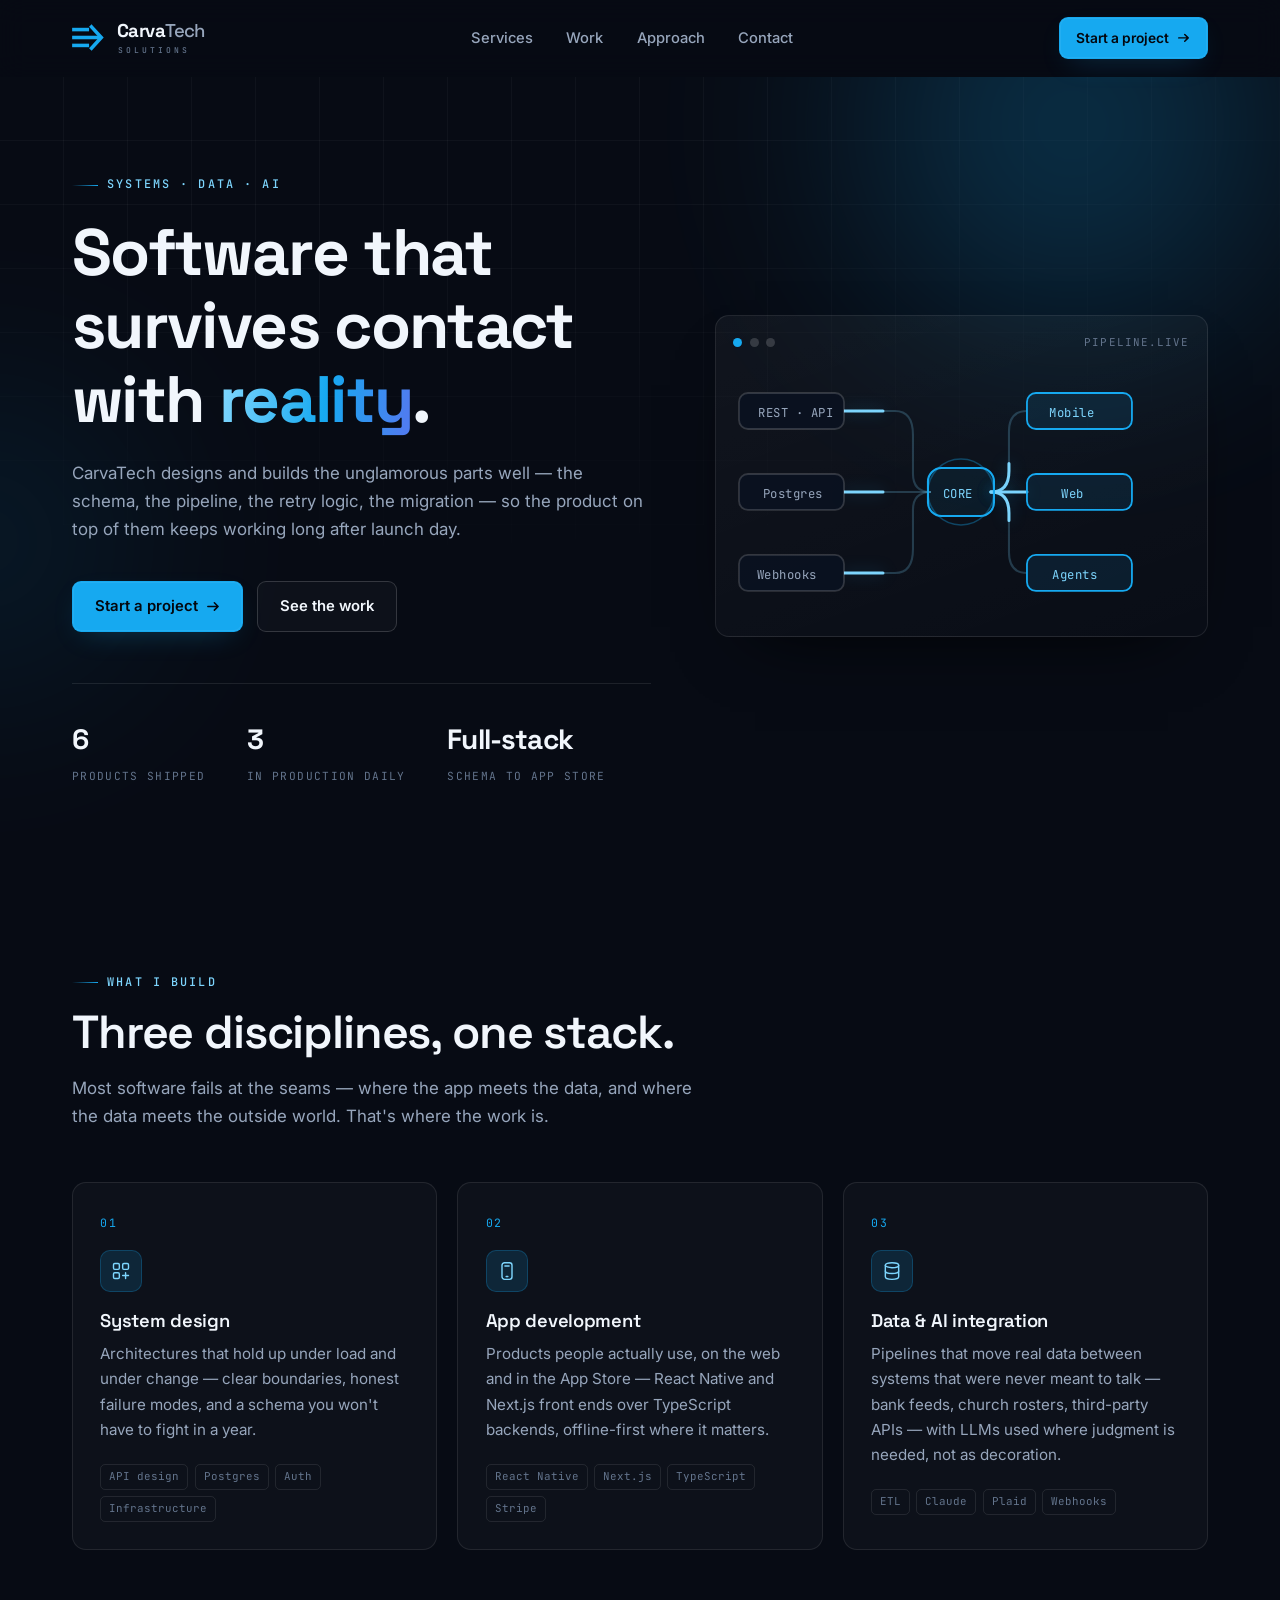
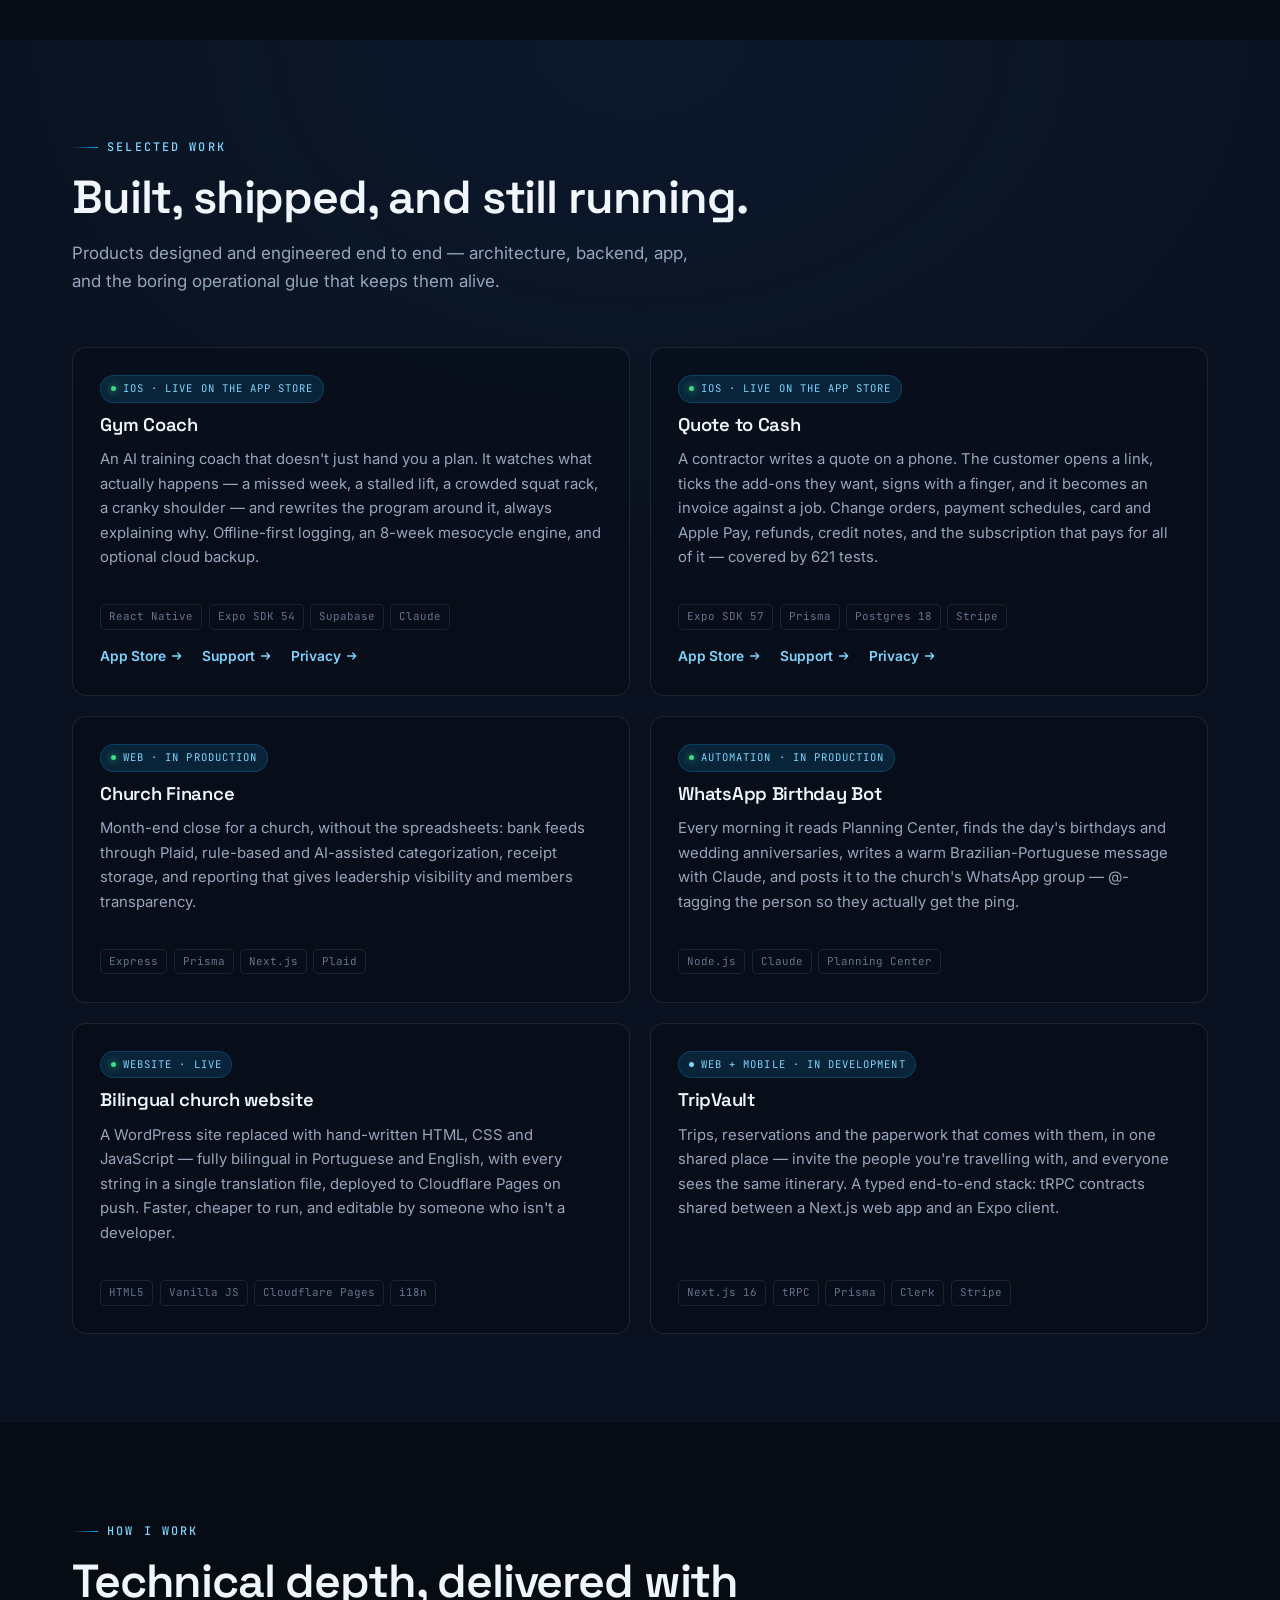
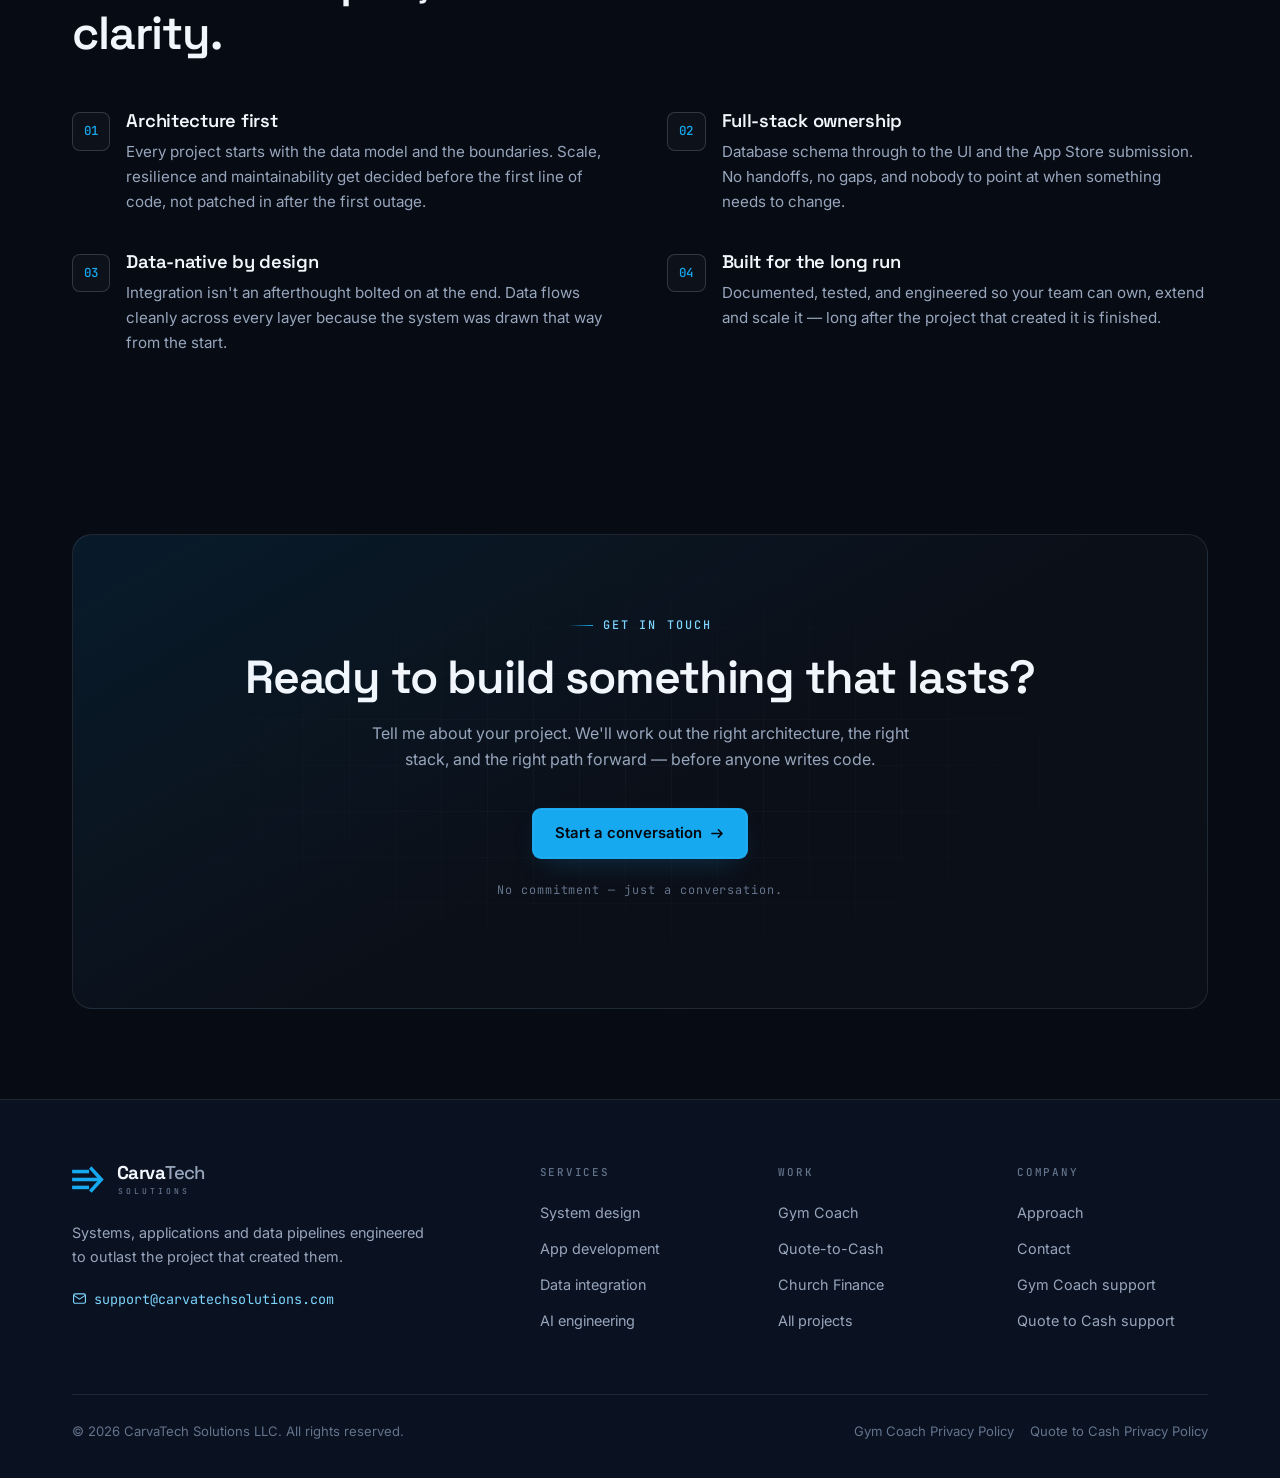
<file: index.html>
<!doctype html>
<html lang="en">
<head>
<meta charset="utf-8">
<script>document.documentElement.className += " js";</script>
<meta name="viewport" content="width=device-width, initial-scale=1">
<title>CarvaTech Solutions — Systems, Apps &amp; Data Engineering</title>
<meta name="description" content="CarvaTech engineers custom systems, modern applications, and AI-powered data pipelines — software built to survive contact with reality.">
<meta name="theme-color" content="#070B14">
<link rel="icon" type="image/png" href="/assets/favicon.png">
<link rel="icon" type="image/svg+xml" href="/assets/mark.svg">
<meta property="og:type" content="website">
<meta property="og:url" content="https://carvatechsolutions.com/">
<meta property="og:title" content="CarvaTech Solutions — Systems, Apps &amp; Data Engineering">
<meta property="og:description" content="Custom systems, modern applications, and AI-powered data pipelines — built to last.">
<meta property="og:image" content="https://carvatechsolutions.com/assets/hero.jpg">
<meta name="twitter:card" content="summary_large_image">
<link rel="preconnect" href="https://fonts.googleapis.com">
<link rel="preconnect" href="https://fonts.gstatic.com" crossorigin>
<link href="https://fonts.googleapis.com/css2?family=Space+Grotesk:wght@500;600;700&family=Inter:wght@400;500;600&family=JetBrains+Mono:wght@400;500&display=swap" rel="stylesheet">
<style>
  :root {
    --bg:        #070B14;
    --bg-2:      #0A1120;
    --elev:      rgba(255,255,255,.028);
    --elev-2:    rgba(255,255,255,.05);
    --line:      rgba(255,255,255,.09);
    --line-2:    rgba(255,255,255,.16);
    --ink:       #F1F6FC;
    --body:      #97A6BC;
    --muted:     #63748C;
    --accent:    #16A9F0;
    --accent-2:  #7DD5FD;
    --accent-dim:rgba(22,169,240,.14);
    --glow:      rgba(22,169,240,.30);

    --sans: Inter, -apple-system, BlinkMacSystemFont, "Segoe UI", Roboto, sans-serif;
    --disp: "Space Grotesk", var(--sans);
    --mono: "JetBrains Mono", ui-monospace, SFMono-Regular, Menlo, monospace;

    --wrap: 74rem;
    --r:   14px;
  }

  * { box-sizing: border-box; margin: 0; }
  html { scroll-behavior: smooth; -webkit-text-size-adjust: 100%; }
  body {
    font-family: var(--sans); background: var(--bg); color: var(--ink);
    line-height: 1.65; font-size: 16px; -webkit-font-smoothing: antialiased;
    overflow-x: hidden;
  }
  img, svg { display: block; max-width: 100%; }
  a { color: inherit; text-decoration: none; }
  ::selection { background: var(--accent); color: #04070E; }
  :focus-visible { outline: 2px solid var(--accent-2); outline-offset: 3px; border-radius: 4px; }

  .wrap { max-width: var(--wrap); margin-inline: auto; padding-inline: 1.5rem; }

  /* ---------- type ---------- */
  h1, h2, h3 { font-family: var(--disp); font-weight: 600; letter-spacing: -.025em; line-height: 1.12; }
  h1 { font-size: clamp(2.4rem, 5.6vw, 4.1rem); font-weight: 700; }
  h2 { font-size: clamp(1.9rem, 3.9vw, 2.9rem); }
  h3 { font-size: 1.15rem; letter-spacing: -.015em; }
  p  { color: var(--body); }

  .eyebrow {
    font-family: var(--mono); font-size: .74rem; font-weight: 500;
    letter-spacing: .18em; text-transform: uppercase; color: var(--accent-2);
    display: inline-flex; align-items: center; gap: .6rem;
  }
  .eyebrow::before {
    content: ""; width: 1.6rem; height: 1px; background: linear-gradient(90deg, transparent, var(--accent));
  }
  .lede { font-size: 1.06rem; max-width: 40rem; }

  /* ---------- logo ---------- */
  .logo { display: inline-flex; align-items: center; gap: .68rem; }
  .logo .mark { width: 34px; height: 27px; color: var(--accent); flex: none; }
  .logo .mark .feed { opacity: .5; }
  .logo-type { display: flex; flex-direction: column; line-height: 1; }
  .logo-name {
    font-family: var(--disp); font-weight: 700; font-size: 1.16rem;
    letter-spacing: -.03em; color: var(--ink);
  }
  .logo-name .lt { font-weight: 500; color: var(--body); }
  .logo-sub {
    font-family: var(--mono); font-size: .5rem; font-weight: 500;
    letter-spacing: .38em; text-transform: uppercase; color: var(--muted);
    margin-top: .3rem; padding-left: .08em;
  }

  /* ---------- buttons ---------- */
  .btn {
    display: inline-flex; align-items: center; gap: .5rem; padding: .78rem 1.35rem;
    border-radius: 9px; font-size: .93rem; font-weight: 600; font-family: var(--sans);
    border: 1px solid transparent; cursor: pointer; white-space: nowrap;
    transition: transform .18s ease, box-shadow .22s ease, background .22s ease, border-color .22s ease, color .22s ease;
  }
  .btn svg { width: 1em; height: 1em; transition: transform .18s ease; }
  .btn:hover svg { transform: translateX(3px); }
  .btn-primary {
    background: var(--accent); color: #04070E;
    box-shadow: 0 0 0 1px rgba(255,255,255,.06) inset, 0 10px 30px -12px var(--glow);
  }
  .btn-primary:hover { background: var(--accent-2); transform: translateY(-1px); box-shadow: 0 14px 38px -12px var(--glow); }
  .btn-ghost { border-color: var(--line-2); color: var(--ink); background: var(--elev); }
  .btn-ghost:hover { border-color: var(--accent); color: var(--accent-2); background: var(--accent-dim); }
  .btn-sm { padding: .55rem 1rem; font-size: .86rem; }

  /* ---------- header ---------- */
  header {
    position: sticky; top: 0; z-index: 50;
    background: rgba(7,11,20,.72); backdrop-filter: blur(14px); -webkit-backdrop-filter: blur(14px);
    border-bottom: 1px solid transparent; transition: border-color .3s ease, background .3s ease;
  }
  header.stuck { border-bottom-color: var(--line); background: rgba(7,11,20,.9); }
  .nav { display: flex; align-items: center; justify-content: space-between; gap: 2rem; height: 76px; }
  .nav-links { display: flex; gap: 2.1rem; }
  .nav-links a {
    font-size: .92rem; font-weight: 500; color: var(--body); position: relative; padding: .2rem 0;
    transition: color .2s ease;
  }
  .nav-links a::after {
    content: ""; position: absolute; left: 0; bottom: -2px; width: 0; height: 1px;
    background: var(--accent); transition: width .25s ease;
  }
  .nav-links a:hover { color: var(--ink); }
  .nav-links a:hover::after { width: 100%; }

  /* mobile menu */
  .menu-btn {
    display: none; width: 42px; height: 42px; border-radius: 9px; padding: 0;
    align-items: center; justify-content: center; background: var(--elev);
    border: 1px solid var(--line-2); color: var(--ink); cursor: pointer;
  }
  .menu-btn svg { width: 20px; height: 20px; }
  .menu-btn .close, .menu-btn[aria-expanded="true"] .open { display: none; }
  .menu-btn[aria-expanded="true"] .close { display: block; }
  #mobile-menu { display: none; border-top: 1px solid var(--line); background: rgba(7,11,20,.97); }
  #mobile-menu.open { display: block; }
  #mobile-menu ul { list-style: none; margin: 0; padding: .6rem 0 1.2rem; }
  #mobile-menu a {
    display: block; padding: .85rem .25rem; font-size: 1rem; font-weight: 500;
    color: var(--body); border-bottom: 1px solid var(--line);
  }
  #mobile-menu a:hover { color: var(--accent-2); }

  /* ---------- hero ---------- */
  .hero { position: relative; overflow: hidden; padding-block: clamp(3.5rem, 7vw, 6rem) clamp(3.5rem, 7vw, 6rem); }
  .hero-bg { position: absolute; inset: 0; pointer-events: none; }
  .grid-bg {
    position: absolute; inset: -1px;
    background-image: linear-gradient(rgba(255,255,255,.035) 1px, transparent 1px),
                      linear-gradient(90deg, rgba(255,255,255,.035) 1px, transparent 1px);
    background-size: 64px 64px;
    mask-image: radial-gradient(120% 85% at 30% 0%, #000 25%, transparent 78%);
    -webkit-mask-image: radial-gradient(120% 85% at 30% 0%, #000 25%, transparent 78%);
  }
  .aurora {
    position: absolute; width: 46rem; height: 34rem; border-radius: 50%; filter: blur(90px);
    opacity: .30; background: radial-gradient(circle, var(--accent) 0%, transparent 68%);
    top: -14rem; right: -10rem;
  }
  .aurora.two { top: 16rem; left: -18rem; width: 34rem; height: 26rem; opacity: .13; }

  .hero .wrap { position: relative; display: grid; grid-template-columns: 1.08fr .92fr; gap: 4rem; align-items: center; }
  .hero h1 { margin: 1.3rem 0 1.5rem; }
  .hero h1 .grad {
    background: linear-gradient(100deg, var(--accent-2) 5%, var(--accent) 55%, #4E7DF0 95%);
    -webkit-background-clip: text; background-clip: text; color: transparent;
  }
  .hero-ctas { display: flex; gap: .9rem; margin-top: 2.3rem; flex-wrap: wrap; }

  .stats { display: flex; gap: 2.6rem; margin-top: 3.2rem; padding-top: 2rem; border-top: 1px solid var(--line); flex-wrap: wrap; }
  .stat-n { font-family: var(--disp); font-size: 1.75rem; font-weight: 700; color: var(--ink); letter-spacing: -.03em; }
  .stat-l { font-family: var(--mono); font-size: .7rem; letter-spacing: .12em; text-transform: uppercase; color: var(--muted); margin-top: .25rem; }

  /* ---------- hero diagram ---------- */
  .diagram {
    position: relative; border: 1px solid var(--line); border-radius: var(--r);
    background: linear-gradient(160deg, rgba(255,255,255,.045), rgba(255,255,255,.012));
    padding: 1.1rem; box-shadow: 0 30px 70px -40px #000;
  }
  .diagram-bar { display: flex; align-items: center; gap: .45rem; margin-bottom: .9rem; }
  .dot { width: 9px; height: 9px; border-radius: 50%; background: var(--line-2); }
  .dot:first-child { background: var(--accent); }
  .diagram-title {
    font-family: var(--mono); font-size: .68rem; color: var(--muted);
    letter-spacing: .1em; margin-left: auto; text-transform: uppercase;
  }
  .flow { width: 100%; height: auto; }
  .flow .wire { stroke: rgba(125,213,253,.22); stroke-width: 1.4; fill: none; }
  .flow .pulse {
    stroke: var(--accent-2); stroke-width: 2; fill: none; stroke-linecap: round;
    stroke-dasharray: 26 240; filter: drop-shadow(0 0 5px var(--glow));
    animation: dash 3.4s linear infinite;
  }
  .flow .pulse.d1 { animation-delay: -.55s; }
  .flow .pulse.d2 { animation-delay: -1.35s; }
  .flow .pulse.d3 { animation-delay: -2.1s; }
  .flow .pulse.d4 { animation-delay: -2.8s; }
  @keyframes dash { to { stroke-dashoffset: -266; } }
  .flow .node { fill: rgba(10,17,32,.96); stroke: var(--line-2); stroke-width: 1.2; }
  .flow .node-hi { fill: rgba(22,169,240,.10); stroke: var(--accent); }
  .flow text { font-family: var(--mono); font-size: 8.2px; fill: var(--body); letter-spacing: .04em; }
  .flow text.hi { fill: var(--accent-2); }
  .flow .core { fill: rgba(22,169,240,.07); stroke: var(--accent); stroke-width: 1.4; }
  .flow .ring { fill: none; stroke: var(--accent); stroke-width: 1; opacity: .35; animation: ping 3s ease-out infinite; transform-origin: 152px 84px; }
  @keyframes ping { 0% { transform: scale(.86); opacity: .5; } 70%,100% { transform: scale(1.35); opacity: 0; } }

  /* ---------- sections ---------- */
  section { padding-block: clamp(4rem, 7vw, 6rem); position: relative; }
  .sec-head { max-width: 44rem; }
  .sec-head h2 { margin: .9rem 0 1rem; }
  .rule { height: 1px; background: linear-gradient(90deg, var(--line), transparent); }

  /* ---------- services ---------- */
  .services-grid { display: grid; grid-template-columns: repeat(3, 1fr); gap: 1.25rem; margin-top: 3.2rem; }
  .svc {
    position: relative; border: 1px solid var(--line); border-radius: var(--r); padding: 1.9rem 1.7rem 1.7rem;
    background: var(--elev); overflow: hidden;
    transition: border-color .25s ease, transform .25s ease, background .25s ease;
  }
  .svc::before {
    content: ""; position: absolute; inset: 0 0 auto 0; height: 1px;
    background: linear-gradient(90deg, transparent, var(--accent), transparent);
    opacity: 0; transition: opacity .3s ease;
  }
  .svc:hover { border-color: var(--line-2); transform: translateY(-3px); background: var(--elev-2); }
  .svc:hover::before { opacity: 1; }
  .svc-n { font-family: var(--mono); font-size: .72rem; color: var(--accent); letter-spacing: .16em; }
  .svc-icon {
    width: 42px; height: 42px; border-radius: 10px; display: grid; place-items: center;
    background: var(--accent-dim); border: 1px solid rgba(22,169,240,.24); color: var(--accent-2);
    margin: 1.1rem 0 1.2rem;
  }
  .svc-icon svg { width: 20px; height: 20px; }
  .svc p { font-size: .95rem; margin-top: .6rem; }
  .chips { display: flex; flex-wrap: wrap; gap: .4rem; margin-top: 1.4rem; }
  .chip {
    font-family: var(--mono); font-size: .68rem; color: var(--muted);
    border: 1px solid var(--line); border-radius: 5px; padding: .18rem .5rem; white-space: nowrap;
  }

  /* ---------- work ---------- */
  .work { background:
      radial-gradient(90% 60% at 50% 0%, rgba(22,169,240,.055), transparent 70%), var(--bg-2); }
  .work-grid { display: grid; grid-template-columns: repeat(6, 1fr); gap: 1.25rem; margin-top: 3.2rem; }
  .proj {
    grid-column: span 2; display: flex; flex-direction: column; gap: .75rem;
    border: 1px solid var(--line); border-radius: var(--r); padding: 1.7rem;
    background: rgba(7,11,20,.5); position: relative; overflow: hidden;
    transition: border-color .25s ease, transform .25s ease, box-shadow .25s ease;
  }
  .proj:hover { border-color: rgba(22,169,240,.4); transform: translateY(-3px); box-shadow: 0 22px 50px -34px var(--glow); }
  .proj.wide { grid-column: span 3; }
  .badge {
    align-self: flex-start; display: inline-flex; align-items: center; gap: .45rem;
    font-family: var(--mono); font-size: .66rem; letter-spacing: .1em; text-transform: uppercase;
    color: var(--accent-2); background: var(--accent-dim); border: 1px solid rgba(22,169,240,.22);
    padding: .25rem .6rem; border-radius: 999px;
  }
  .badge i { width: 5px; height: 5px; border-radius: 50%; background: currentColor; font-style: normal; }
  .badge.live i { background: #3DDC84; box-shadow: 0 0 8px #3DDC84; }
  .proj p { font-size: .93rem; flex: 1; }
  .proj code {
    font-family: var(--mono); font-size: .86em; color: var(--accent-2);
    background: var(--accent-dim); border: 1px solid rgba(22,169,240,.18);
    border-radius: 4px; padding: .05em .32em;
  }
  .proj-links { display: flex; gap: 1.2rem; font-size: .86rem; font-weight: 600; margin-top: .2rem; }
  .proj-links a { color: var(--accent-2); display: inline-flex; align-items: center; gap: .3rem; }
  .proj-links a:hover { color: var(--ink); }

  /* ---------- approach ---------- */
  .approach-grid { display: grid; grid-template-columns: 1fr 1fr; gap: 2.4rem 3.4rem; margin-top: 3.2rem; }
  .ap { position: relative; padding-left: 3.4rem; }
  .ap-n {
    position: absolute; left: 0; top: .1rem; width: 2.4rem; height: 2.4rem; border-radius: 8px;
    display: grid; place-items: center; font-family: var(--mono); font-size: .78rem; font-weight: 500;
    color: var(--accent); border: 1px solid var(--line-2); background: var(--elev);
  }
  .ap h3 { margin-bottom: .45rem; }
  .ap p { font-size: .95rem; }

  /* ---------- cta ---------- */
  .cta { text-align: center; overflow: hidden; }
  .cta-inner {
    position: relative; border: 1px solid var(--line); border-radius: 20px;
    padding: clamp(3rem, 6vw, 4.5rem) 1.5rem; overflow: hidden;
    background: linear-gradient(150deg, rgba(22,169,240,.10), rgba(255,255,255,.02) 55%);
  }
  .cta-inner::before {
    content: ""; position: absolute; inset: 0;
    background-image: linear-gradient(rgba(255,255,255,.03) 1px, transparent 1px),
                      linear-gradient(90deg, rgba(255,255,255,.03) 1px, transparent 1px);
    background-size: 46px 46px;
    mask-image: radial-gradient(70% 70% at 50% 50%, #000, transparent 75%);
    -webkit-mask-image: radial-gradient(70% 70% at 50% 50%, #000, transparent 75%);
  }
  .cta-inner > * { position: relative; }
  .cta p { max-width: 34rem; margin: 1rem auto 2.2rem; }
  .cta .note { font-family: var(--mono); font-size: .74rem; color: var(--muted); letter-spacing: .08em; margin-top: 1.4rem; }

  /* ---------- footer ---------- */
  footer { border-top: 1px solid var(--line); padding: 4rem 0 2.2rem; background: var(--bg-2); }
  .foot { display: grid; grid-template-columns: 2.2fr 1fr 1fr 1fr; gap: 3rem; }
  .foot-tag { font-size: .9rem; margin-top: 1.3rem; max-width: 22rem; }
  .foot-mail {
    display: inline-flex; align-items: center; gap: .45rem; margin-top: 1.2rem;
    font-family: var(--mono); font-size: .84rem; color: var(--accent-2);
  }
  .foot-mail:hover { color: var(--ink); }
  .foot h4 {
    font-family: var(--mono); font-size: .68rem; letter-spacing: .16em; text-transform: uppercase;
    color: var(--muted); margin-bottom: 1.1rem; font-weight: 500;
  }
  .foot ul { list-style: none; padding: 0; }
  .foot li { margin: .6rem 0; }
  .foot ul a { font-size: .9rem; color: var(--body); }
  .foot ul a:hover { color: var(--accent-2); }
  .foot-bottom {
    border-top: 1px solid var(--line); margin-top: 3.2rem; padding-top: 1.6rem;
    display: flex; justify-content: space-between; gap: 1rem; flex-wrap: wrap;
    font-size: .82rem; color: var(--muted);
  }
  .foot-bottom a:hover { color: var(--accent-2); }

  /* ---------- reveal ---------- */
  .js .reveal { opacity: 0; transform: translateY(18px); transition: opacity .7s cubic-bezier(.2,.7,.3,1), transform .7s cubic-bezier(.2,.7,.3,1); }
  .js .reveal.in { opacity: 1; transform: none; }

  @media (prefers-reduced-motion: reduce) {
    html { scroll-behavior: auto; }
    *, *::before, *::after { animation: none !important; transition: none !important; }
    .js .reveal { opacity: 1; transform: none; }
  }

  /* ---------- responsive ---------- */
  @media (max-width: 1040px) {
    .work-grid { grid-template-columns: repeat(4, 1fr); }
    .proj, .proj.wide { grid-column: span 2; }
  }
  @media (max-width: 900px) {
    .hero .wrap { grid-template-columns: 1fr; gap: 3rem; }
    .services-grid { grid-template-columns: 1fr; }
    .approach-grid { grid-template-columns: 1fr; gap: 2rem; }
    .nav-links { display: none; }
    .menu-btn { display: inline-flex; }
    .nav > .btn-sm { display: none; }
    .foot { grid-template-columns: 1fr 1fr; gap: 2.4rem; }
    .foot > :first-child { grid-column: 1 / -1; }
  }
  @media (max-width: 660px) {
    .work-grid { grid-template-columns: 1fr; }
    .proj, .proj.wide { grid-column: span 1; }
    .stats { gap: 1.8rem; }
    .hero-ctas .btn { flex: 1 1 100%; justify-content: center; }
  }
</style>
</head>
<body>

<svg width="0" height="0" style="position:absolute" aria-hidden="true">
  <symbol id="ct-mark" viewBox="0 0 40 32">
    <g fill="none" stroke="currentColor" stroke-width="4.2" stroke-linecap="square">
      <g class="feed">
        <path d="M2.1 6.6H18"/>
        <path d="M2.1 25.4H18"/>
      </g>
      <path class="feed" d="M2.1 16H30.5"/>
      <path d="M23 3.4 34.6 16 23 28.6" stroke-linejoin="miter"/>
    </g>
  </symbol>
  <symbol id="arw" viewBox="0 0 16 16">
    <path d="M2 8h11M9 4l4 4-4 4" fill="none" stroke="currentColor" stroke-width="1.7" stroke-linecap="round" stroke-linejoin="round"/>
  </symbol>
</svg>

<header id="hdr">
  <div class="wrap nav">
    <a class="logo" href="#top" aria-label="CarvaTech Solutions — home">
      <svg class="mark" aria-hidden="true"><use href="#ct-mark"/></svg>
      <span class="logo-type">
        <span class="logo-name">Carva<span class="lt">Tech</span></span>
        <span class="logo-sub">Solutions</span>
      </span>
    </a>
    <nav class="nav-links" aria-label="Primary">
      <a href="#services">Services</a>
      <a href="#work">Work</a>
      <a href="#approach">Approach</a>
      <a href="#contact">Contact</a>
    </nav>
    <a class="btn btn-primary btn-sm" href="#contact">Start a project <svg aria-hidden="true"><use href="#arw"/></svg></a>
    <button class="menu-btn" id="menu-btn" type="button" aria-expanded="false" aria-controls="mobile-menu" aria-label="Menu">
      <svg class="open" viewBox="0 0 24 24" fill="none" stroke="currentColor" stroke-width="1.9" stroke-linecap="round" aria-hidden="true"><path d="M4 7h16M4 12h16M4 17h16"/></svg>
      <svg class="close" viewBox="0 0 24 24" fill="none" stroke="currentColor" stroke-width="1.9" stroke-linecap="round" aria-hidden="true"><path d="m6 6 12 12M18 6 6 18"/></svg>
    </button>
  </div>
  <nav id="mobile-menu" aria-label="Mobile">
    <div class="wrap">
      <ul>
        <li><a href="#services">Services</a></li>
        <li><a href="#work">Work</a></li>
        <li><a href="#approach">Approach</a></li>
        <li><a href="#contact">Contact</a></li>
        <li><a href="#contact">Start a project →</a></li>
      </ul>
    </div>
  </nav>
</header>

<main>

<div class="hero" id="top">
  <div class="hero-bg" aria-hidden="true">
    <div class="grid-bg"></div>
    <div class="aurora"></div>
    <div class="aurora two"></div>
  </div>
  <div class="wrap">
    <div class="hero-copy">
      <span class="eyebrow">Systems · Data · AI</span>
      <h1>Software that survives contact with <span class="grad">reality</span>.</h1>
      <p class="lede">CarvaTech designs and builds the unglamorous parts well — the schema, the pipeline, the retry logic, the migration — so the product on top of them keeps working long after launch day.</p>
      <div class="hero-ctas">
        <a class="btn btn-primary" href="#contact">Start a project <svg aria-hidden="true"><use href="#arw"/></svg></a>
        <a class="btn btn-ghost" href="#work">See the work</a>
      </div>
      <div class="stats">
        <div>
          <div class="stat-n">6</div>
          <div class="stat-l">Products shipped</div>
        </div>
        <div>
          <div class="stat-n">3</div>
          <div class="stat-l">In production daily</div>
        </div>
        <div>
          <div class="stat-n">Full&#8209;stack</div>
          <div class="stat-l">Schema to App Store</div>
        </div>
      </div>
    </div>

    <div class="diagram" aria-hidden="true">
      <div class="diagram-bar">
        <span class="dot"></span><span class="dot"></span><span class="dot"></span>
        <span class="diagram-title">pipeline.live</span>
      </div>
      <svg class="flow" viewBox="0 0 304 168" role="presentation">
        <!-- wires: sources -> core -->
        <path class="wire" d="M74 30 H108 Q120 30 120 46 V72 Q120 84 132 84"/>
        <path class="wire" d="M74 84 H132"/>
        <path class="wire" d="M74 138 H108 Q120 138 120 122 V96 Q120 84 132 84"/>
        <!-- wires: core -> outputs -->
        <path class="wire" d="M172 84 Q184 84 184 70 V44 Q184 30 196 30"/>
        <path class="wire" d="M172 84 H196"/>
        <path class="wire" d="M172 84 Q184 84 184 98 V124 Q184 138 196 138"/>

        <path class="pulse d1" d="M74 30 H108 Q120 30 120 46 V72 Q120 84 132 84"/>
        <path class="pulse d2" d="M74 84 H132"/>
        <path class="pulse d3" d="M74 138 H108 Q120 138 120 122 V96 Q120 84 132 84"/>
        <path class="pulse d2" d="M172 84 Q184 84 184 70 V44 Q184 30 196 30"/>
        <path class="pulse d4" d="M172 84 H196"/>
        <path class="pulse d1" d="M172 84 Q184 84 184 98 V124 Q184 138 196 138"/>

        <!-- sources -->
        <rect class="node" x="4" y="18" width="70" height="24" rx="6"/>
        <text x="17" y="34">REST · API</text>
        <rect class="node" x="4" y="72" width="70" height="24" rx="6"/>
        <text x="20" y="88">Postgres</text>
        <rect class="node" x="4" y="126" width="70" height="24" rx="6"/>
        <text x="16" y="142">Webhooks</text>

        <!-- core -->
        <circle class="ring" cx="152" cy="84" r="22"/>
        <rect class="core" x="130" y="68" width="44" height="32" rx="9"/>
        <text class="hi" x="140" y="88">CORE</text>

        <!-- outputs -->
        <rect class="node node-hi" x="196" y="18" width="70" height="24" rx="6"/>
        <text class="hi" x="211" y="34">Mobile</text>
        <rect class="node node-hi" x="196" y="72" width="70" height="24" rx="6"/>
        <text class="hi" x="219" y="88">Web</text>
        <rect class="node node-hi" x="196" y="126" width="70" height="24" rx="6"/>
        <text class="hi" x="213" y="142">Agents</text>
      </svg>
    </div>
  </div>
</div>

<section id="services">
  <div class="wrap">
    <div class="sec-head reveal">
      <span class="eyebrow">What I build</span>
      <h2>Three disciplines, one stack.</h2>
      <p class="lede">Most software fails at the seams — where the app meets the data, and where the data meets the outside world. That's where the work is.</p>
    </div>
    <div class="services-grid">
      <article class="svc reveal">
        <div class="svc-n">01</div>
        <div class="svc-icon">
          <svg viewBox="0 0 24 24" fill="none" stroke="currentColor" stroke-width="1.7" stroke-linecap="round" stroke-linejoin="round" aria-hidden="true">
            <rect x="3" y="3" width="7" height="7" rx="1.5"/><rect x="14" y="3" width="7" height="7" rx="1.5"/>
            <rect x="3" y="14" width="7" height="7" rx="1.5"/><path d="M17.5 14v7M14 17.5h7"/>
          </svg>
        </div>
        <h3>System design</h3>
        <p>Architectures that hold up under load and under change — clear boundaries, honest failure modes, and a schema you won't have to fight in a year.</p>
        <div class="chips"><span class="chip">API design</span><span class="chip">Postgres</span><span class="chip">Auth</span><span class="chip">Infrastructure</span></div>
      </article>

      <article class="svc reveal">
        <div class="svc-n">02</div>
        <div class="svc-icon">
          <svg viewBox="0 0 24 24" fill="none" stroke="currentColor" stroke-width="1.7" stroke-linecap="round" stroke-linejoin="round" aria-hidden="true">
            <rect x="6" y="2" width="12" height="20" rx="3"/><path d="M11 18.5h2"/><path d="M9.5 6h5"/>
          </svg>
        </div>
        <h3>App development</h3>
        <p>Products people actually use, on the web and in the App Store — React Native and Next.js front ends over TypeScript backends, offline-first where it matters.</p>
        <div class="chips"><span class="chip">React Native</span><span class="chip">Next.js</span><span class="chip">TypeScript</span><span class="chip">Stripe</span></div>
      </article>

      <article class="svc reveal">
        <div class="svc-n">03</div>
        <div class="svc-icon">
          <svg viewBox="0 0 24 24" fill="none" stroke="currentColor" stroke-width="1.7" stroke-linecap="round" stroke-linejoin="round" aria-hidden="true">
            <ellipse cx="12" cy="5" rx="8" ry="3"/><path d="M4 5v14c0 1.7 3.6 3 8 3s8-1.3 8-3V5"/><path d="M4 12c0 1.7 3.6 3 8 3s8-1.3 8-3"/>
          </svg>
        </div>
        <h3>Data &amp; AI integration</h3>
        <p>Pipelines that move real data between systems that were never meant to talk — bank feeds, church rosters, third-party APIs — with LLMs used where judgment is needed, not as decoration.</p>
        <div class="chips"><span class="chip">ETL</span><span class="chip">Claude</span><span class="chip">Plaid</span><span class="chip">Webhooks</span></div>
      </article>
    </div>
  </div>
</section>

<section id="work" class="work">
  <div class="wrap">
    <div class="sec-head reveal">
      <span class="eyebrow">Selected work</span>
      <h2>Built, shipped, and still running.</h2>
      <p class="lede">Products designed and engineered end to end — architecture, backend, app, and the boring operational glue that keeps them alive.</p>
    </div>

    <div class="work-grid">
      <article class="proj wide reveal">
        <span class="badge live"><i></i>iOS · Live on the App Store</span>
        <h3>Gym Coach</h3>
        <p>An AI training coach that doesn't just hand you a plan. It watches what actually happens — a missed week, a stalled lift, a crowded squat rack, a cranky shoulder — and rewrites the program around it, always explaining why. Offline-first logging, an 8-week mesocycle engine, and optional cloud backup.</p>
        <div class="chips"><span class="chip">React Native</span><span class="chip">Expo SDK 54</span><span class="chip">Supabase</span><span class="chip">Claude</span></div>
        <div class="proj-links">
          <a href="https://apps.apple.com/us/app/gym-coach-adaptive-ai-trainer/id6788474629">App Store <svg width="12" height="12" aria-hidden="true"><use href="#arw"/></svg></a>
          <a href="/gym-coach/support.html">Support <svg width="12" height="12" aria-hidden="true"><use href="#arw"/></svg></a>
          <a href="/gym-coach/privacy-policy.html">Privacy <svg width="12" height="12" aria-hidden="true"><use href="#arw"/></svg></a>
        </div>
      </article>

      <article class="proj wide reveal">
        <span class="badge live"><i></i>iOS · Live on the App Store</span>
        <h3>Quote to Cash</h3>
        <p>A contractor writes a quote on a phone. The customer opens a link, ticks the add-ons they want, signs with a finger, and it becomes an invoice against a job. Change orders, payment schedules, card and Apple&nbsp;Pay, refunds, credit notes, and the subscription that pays for all of it — covered by 621 tests.</p>
        <div class="chips"><span class="chip">Expo SDK 57</span><span class="chip">Prisma</span><span class="chip">Postgres 18</span><span class="chip">Stripe</span></div>
        <div class="proj-links">
          <a href="https://apps.apple.com/us/app/quote-to-cash/id6801564965">App Store <svg width="12" height="12" aria-hidden="true"><use href="#arw"/></svg></a>
          <a href="/quote-to-cash/support.html">Support <svg width="12" height="12" aria-hidden="true"><use href="#arw"/></svg></a>
          <a href="/quote-to-cash/privacy-policy.html">Privacy <svg width="12" height="12" aria-hidden="true"><use href="#arw"/></svg></a>
        </div>
      </article>

      <article class="proj wide reveal">
        <span class="badge live"><i></i>Web · In production</span>
        <h3>Church Finance</h3>
        <p>Month-end close for a church, without the spreadsheets: bank feeds through Plaid, rule-based and AI-assisted categorization, receipt storage, and reporting that gives leadership visibility and members transparency.</p>
        <div class="chips"><span class="chip">Express</span><span class="chip">Prisma</span><span class="chip">Next.js</span><span class="chip">Plaid</span></div>
      </article>

      <article class="proj wide reveal">
        <span class="badge live"><i></i>Automation · In production</span>
        <h3>WhatsApp Birthday Bot</h3>
        <p>Every morning it reads Planning Center, finds the day's birthdays and wedding anniversaries, writes a warm Brazilian-Portuguese message with Claude, and posts it to the church's WhatsApp group — @-tagging the person so they actually get the ping.</p>
        <div class="chips"><span class="chip">Node.js</span><span class="chip">Claude</span><span class="chip">Planning Center</span></div>
      </article>

      <article class="proj wide reveal">
        <span class="badge live"><i></i>Website · Live</span>
        <h3>Bilingual church website</h3>
        <p>A WordPress site replaced with hand-written HTML, CSS and JavaScript — fully bilingual in Portuguese and English, with every string in a single translation file, deployed to Cloudflare Pages on push. Faster, cheaper to run, and editable by someone who isn't a developer.</p>
        <div class="chips"><span class="chip">HTML5</span><span class="chip">Vanilla JS</span><span class="chip">Cloudflare Pages</span><span class="chip">i18n</span></div>
      </article>

      <article class="proj wide reveal">
        <span class="badge"><i></i>Web + Mobile · In development</span>
        <h3>TripVault</h3>
        <p>Trips, reservations and the paperwork that comes with them, in one shared place — invite the people you're travelling with, and everyone sees the same itinerary. A typed end-to-end stack: tRPC contracts shared between a Next.js web app and an Expo client.</p>
        <div class="chips"><span class="chip">Next.js 16</span><span class="chip">tRPC</span><span class="chip">Prisma</span><span class="chip">Clerk</span><span class="chip">Stripe</span></div>
      </article>
    </div>
  </div>
</section>

<section id="approach">
  <div class="wrap">
    <div class="sec-head reveal">
      <span class="eyebrow">How I work</span>
      <h2>Technical depth, delivered with clarity.</h2>
    </div>
    <div class="approach-grid">
      <div class="ap reveal">
        <div class="ap-n">01</div>
        <h3>Architecture first</h3>
        <p>Every project starts with the data model and the boundaries. Scale, resilience and maintainability get decided before the first line of code, not patched in after the first outage.</p>
      </div>
      <div class="ap reveal">
        <div class="ap-n">02</div>
        <h3>Full-stack ownership</h3>
        <p>Database schema through to the UI and the App Store submission. No handoffs, no gaps, and nobody to point at when something needs to change.</p>
      </div>
      <div class="ap reveal">
        <div class="ap-n">03</div>
        <h3>Data-native by design</h3>
        <p>Integration isn't an afterthought bolted on at the end. Data flows cleanly across every layer because the system was drawn that way from the start.</p>
      </div>
      <div class="ap reveal">
        <div class="ap-n">04</div>
        <h3>Built for the long run</h3>
        <p>Documented, tested, and engineered so your team can own, extend and scale it — long after the project that created it is finished.</p>
      </div>
    </div>
  </div>
</section>

<section id="contact" class="cta">
  <div class="wrap">
    <div class="cta-inner reveal">
      <span class="eyebrow">Get in touch</span>
      <h2 style="margin-top:1rem">Ready to build something that lasts?</h2>
      <p>Tell me about your project. We'll work out the right architecture, the right stack, and the right path forward — before anyone writes code.</p>
      <a class="btn btn-primary" href="mailto:support@carvatechsolutions.com">Start a conversation <svg aria-hidden="true"><use href="#arw"/></svg></a>
      <p class="note">No commitment — just a conversation.</p>
    </div>
  </div>
</section>

</main>

<footer>
  <div class="wrap">
    <div class="foot">
      <div>
        <a class="logo" href="#top">
          <svg class="mark" aria-hidden="true"><use href="#ct-mark"/></svg>
          <span class="logo-type">
            <span class="logo-name">Carva<span class="lt">Tech</span></span>
            <span class="logo-sub">Solutions</span>
          </span>
        </a>
        <p class="foot-tag">Systems, applications and data pipelines engineered to outlast the project that created them.</p>
        <a class="foot-mail" href="mailto:support@carvatechsolutions.com">
          <svg width="15" height="15" viewBox="0 0 24 24" fill="none" stroke="currentColor" stroke-width="1.8" aria-hidden="true">
            <rect x="2.5" y="4.5" width="19" height="15" rx="2.5"/><path d="m3 7 9 6 9-6"/>
          </svg>
          support@carvatechsolutions.com
        </a>
      </div>
      <div>
        <h4>Services</h4>
        <ul>
          <li><a href="#services">System design</a></li>
          <li><a href="#services">App development</a></li>
          <li><a href="#services">Data integration</a></li>
          <li><a href="#services">AI engineering</a></li>
        </ul>
      </div>
      <div>
        <h4>Work</h4>
        <ul>
          <li><a href="#work">Gym Coach</a></li>
          <li><a href="#work">Quote-to-Cash</a></li>
          <li><a href="#work">Church Finance</a></li>
          <li><a href="#work">All projects</a></li>
        </ul>
      </div>
      <div>
        <h4>Company</h4>
        <ul>
          <li><a href="#approach">Approach</a></li>
          <li><a href="#contact">Contact</a></li>
          <li><a href="/gym-coach/support.html">Gym Coach support</a></li>
          <li><a href="/quote-to-cash/support.html">Quote to Cash support</a></li>
        </ul>
      </div>
    </div>
    <div class="foot-bottom">
      <span>© 2026 CarvaTech Solutions LLC. All rights reserved.</span>
      <span style="display:flex;gap:1rem;flex-wrap:wrap">
        <a href="/gym-coach/privacy-policy.html">Gym Coach Privacy Policy</a>
        <a href="/quote-to-cash/privacy-policy.html">Quote to Cash Privacy Policy</a>
      </span>
    </div>
  </div>
</footer>

<script>
  (function () {
    var btn = document.getElementById('menu-btn');
    var menu = document.getElementById('mobile-menu');
    btn.addEventListener('click', function () {
      var open = menu.classList.toggle('open');
      btn.setAttribute('aria-expanded', open ? 'true' : 'false');
    });
    menu.addEventListener('click', function (e) {
      if (e.target.tagName === 'A') {
        menu.classList.remove('open');
        btn.setAttribute('aria-expanded', 'false');
      }
    });

    var hdr = document.getElementById('hdr');
    var onScroll = function () { hdr.classList.toggle('stuck', window.scrollY > 8); };
    onScroll();
    window.addEventListener('scroll', onScroll, { passive: true });

    var items = document.querySelectorAll('.reveal');
    if (!('IntersectionObserver' in window) ||
        window.matchMedia('(prefers-reduced-motion: reduce)').matches) {
      items.forEach(function (el) { el.classList.add('in'); });
      return;
    }
    var io = new IntersectionObserver(function (entries) {
      entries.forEach(function (e, i) {
        if (!e.isIntersecting) return;
        var el = e.target;
        setTimeout(function () { el.classList.add('in'); }, (i % 4) * 70);
        io.unobserve(el);
      });
    }, { rootMargin: '0px 0px -12% 0px', threshold: .12 });
    items.forEach(function (el) { io.observe(el); });
  })();
</script>

</body>
</html>
</file>
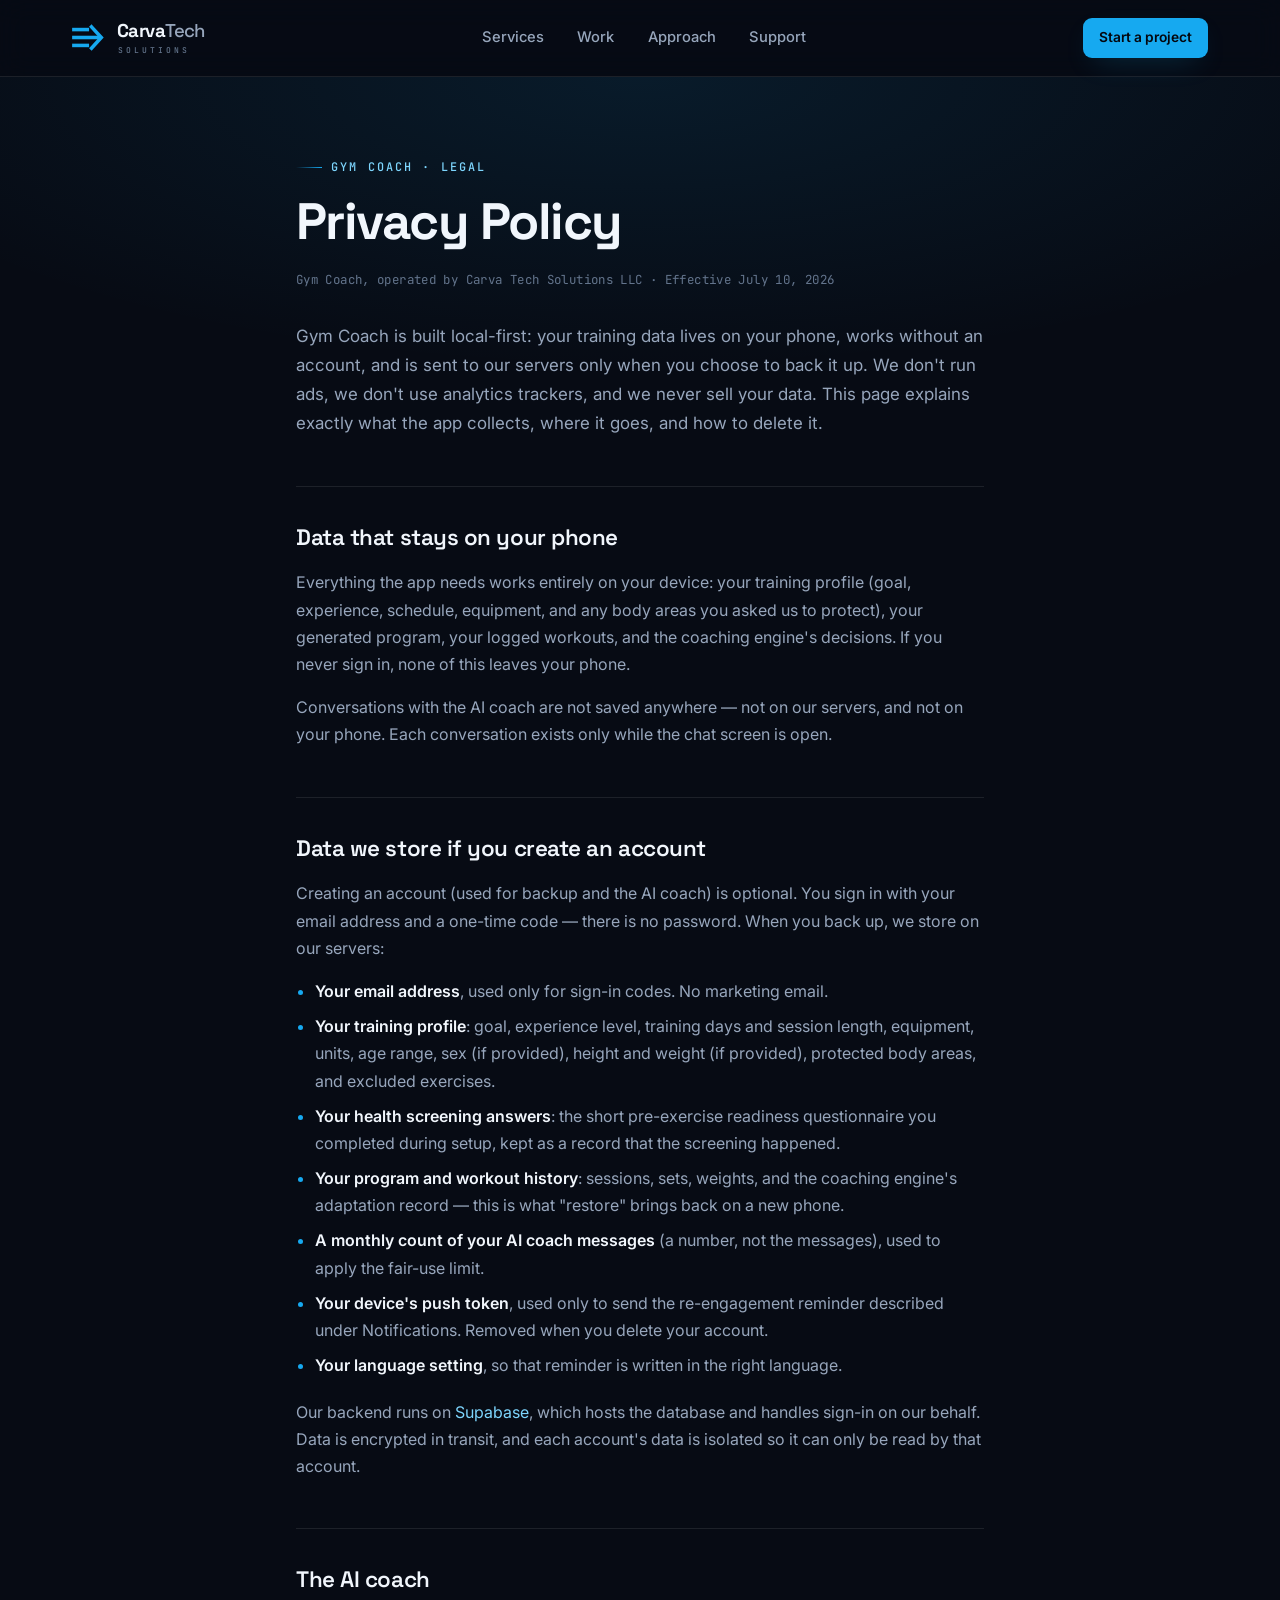
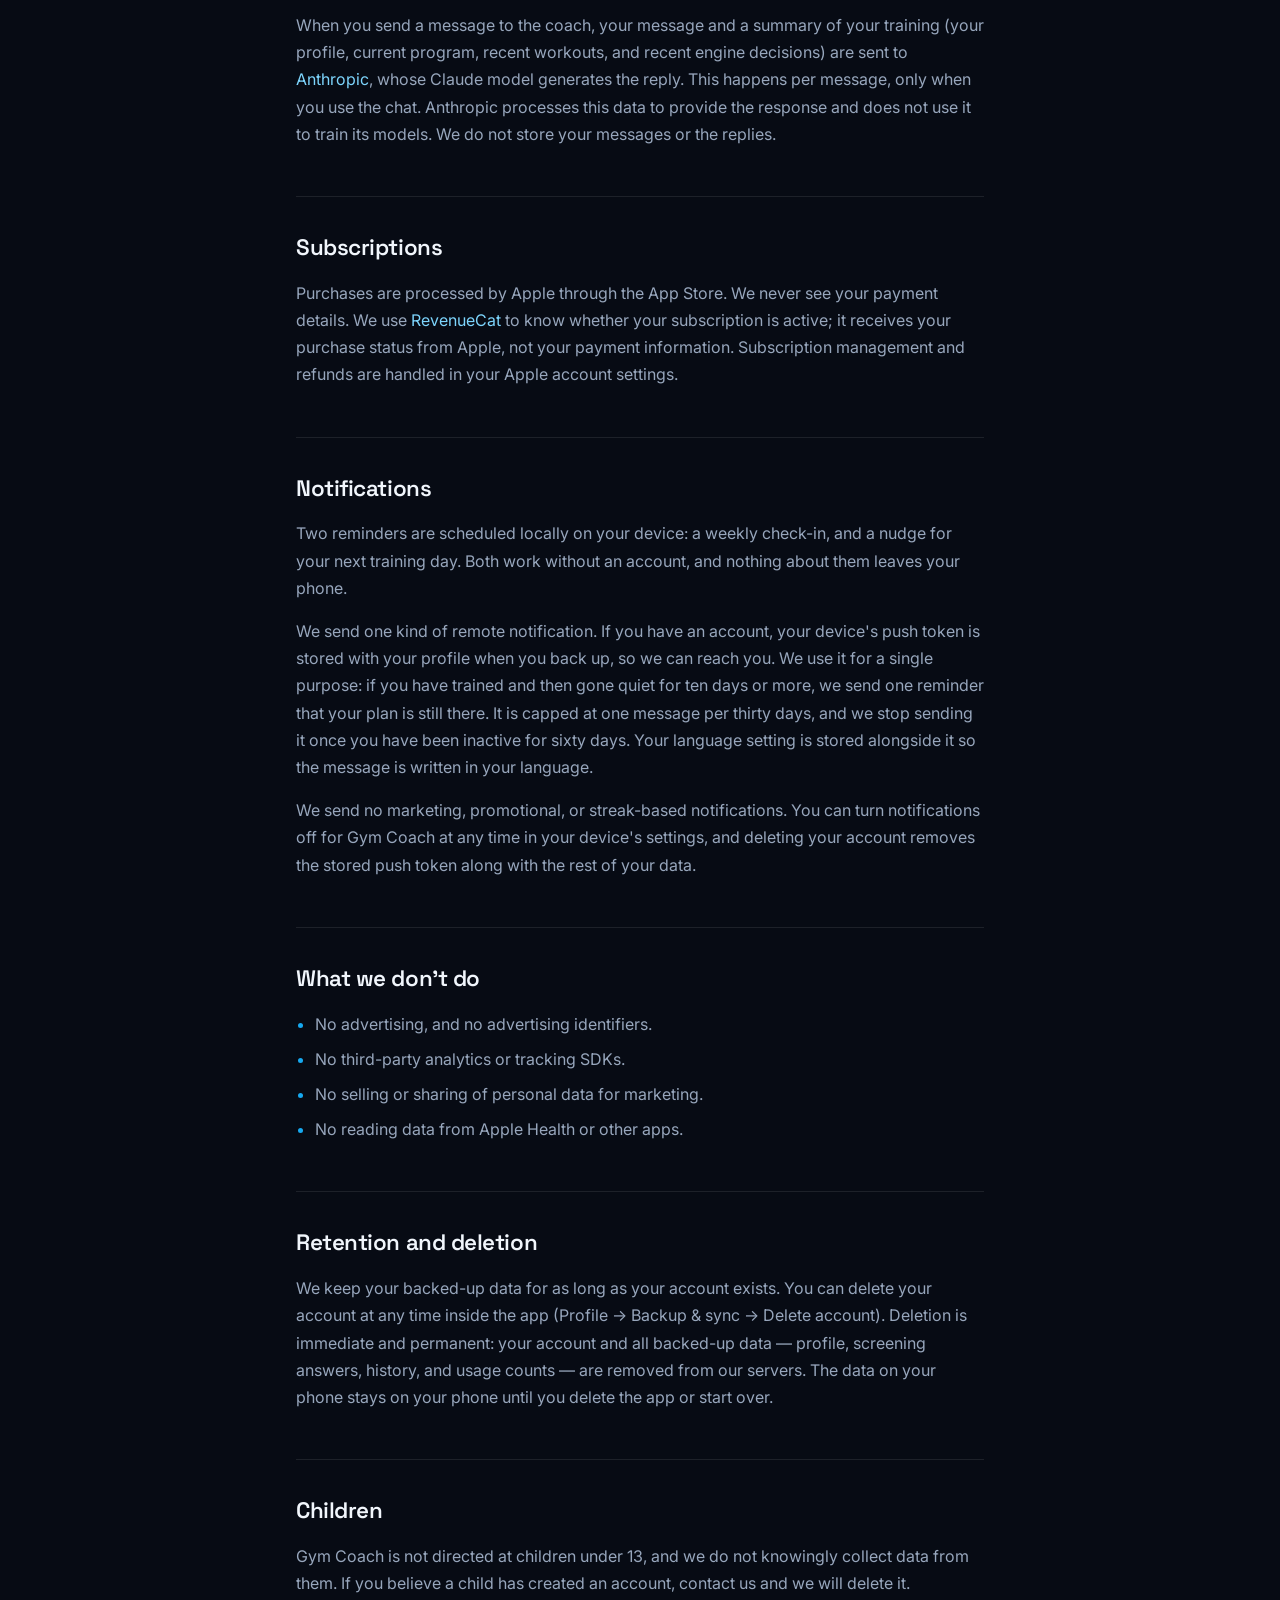
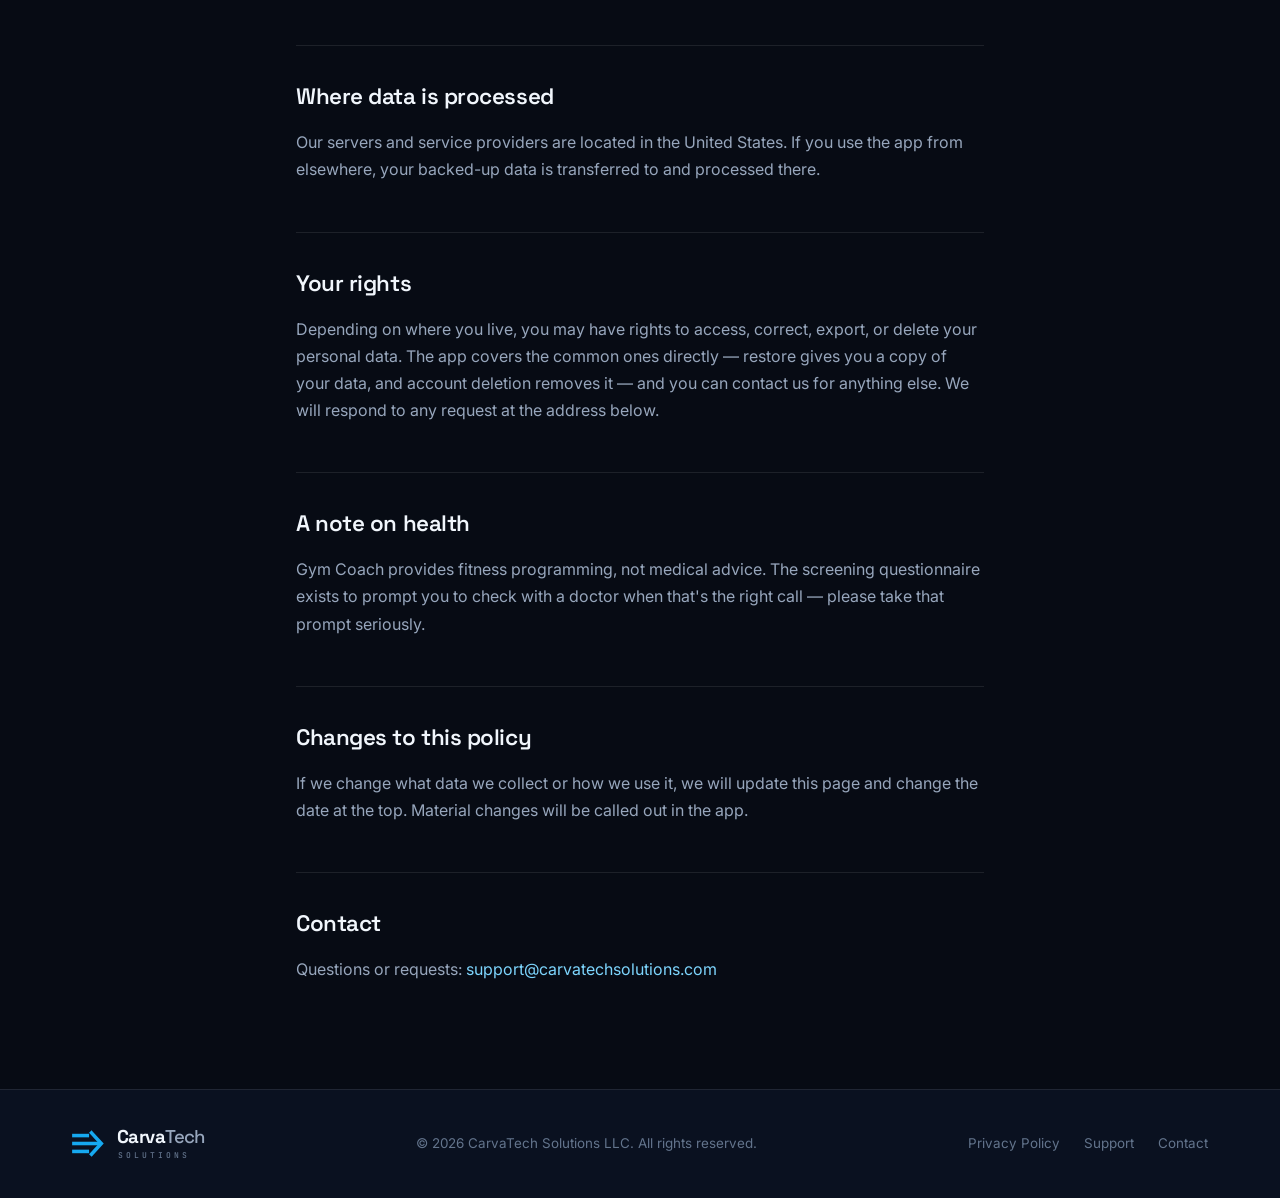
<file: gym-coach/privacy-policy.html>
<!doctype html>
<html lang="en">
<head>
<meta charset="utf-8">
<meta name="viewport" content="width=device-width, initial-scale=1">
<title>Gym Coach Privacy Policy — CarvaTech Solutions</title>
<meta name="description" content="How the Gym Coach app handles your data: local-first storage, optional backup, and how to delete your account.">
<meta name="theme-color" content="#070B14">
<link rel="icon" type="image/png" href="/assets/favicon.png">
<link rel="icon" type="image/svg+xml" href="/assets/mark.svg">
<link rel="preconnect" href="https://fonts.googleapis.com">
<link rel="preconnect" href="https://fonts.gstatic.com" crossorigin>
<link href="https://fonts.googleapis.com/css2?family=Space+Grotesk:wght@500;600;700&family=Inter:wght@400;500;600&family=JetBrains+Mono:wght@400;500&display=swap" rel="stylesheet">
<link rel="stylesheet" href="/assets/css/page.css">
</head>
<body>

<svg width="0" height="0" style="position:absolute" aria-hidden="true">
  <symbol id="ct-mark" viewBox="0 0 40 32">
    <g fill="none" stroke="currentColor" stroke-width="4.2" stroke-linecap="square">
      <g class="feed"><path d="M2.1 6.6H18"/><path d="M2.1 25.4H18"/><path d="M2.1 16H30.5"/></g>
      <path d="M23 3.4 34.6 16 23 28.6" stroke-linejoin="miter"/>
    </g>
  </symbol>
</svg>

<header>
  <div class="wrap nav">
    <a class="logo" href="/" aria-label="CarvaTech Solutions — home">
      <svg class="mark" aria-hidden="true"><use href="#ct-mark"/></svg>
      <span class="logo-type">
        <span class="logo-name">Carva<span class="lt">Tech</span></span>
        <span class="logo-sub">Solutions</span>
      </span>
    </a>
    <nav class="nav-links" aria-label="Primary">
      <a href="/#services">Services</a>
      <a href="/#work">Work</a>
      <a href="/#approach">Approach</a>
      <a href="/gym-coach/support.html">Support</a>
    </nav>
    <a class="btn" href="/#contact">Start a project</a>
  </div>
</header>

<main class="page">
  <div class="label">Gym Coach · Legal</div>
  <h1>Privacy Policy</h1>
  <p class="meta">Gym Coach, operated by Carva Tech Solutions LLC · Effective July 10, 2026</p>

  <p class="lede">Gym Coach is built local-first: your training data lives on your phone, works without an account, and is sent to our servers only when you choose to back it up. We don't run ads, we don't use analytics trackers, and we never sell your data. This page explains exactly what the app collects, where it goes, and how to delete it.</p>

  <h2>Data that stays on your phone</h2>
  <p>Everything the app needs works entirely on your device: your training profile (goal, experience, schedule, equipment, and any body areas you asked us to protect), your generated program, your logged workouts, and the coaching engine's decisions. If you never sign in, none of this leaves your phone.</p>
  <p>Conversations with the AI coach are not saved anywhere — not on our servers, and not on your phone. Each conversation exists only while the chat screen is open.</p>

  <h2>Data we store if you create an account</h2>
  <p>Creating an account (used for backup and the AI coach) is optional. You sign in with your email address and a one-time code — there is no password. When you back up, we store on our servers:</p>
  <ul>
    <li><strong>Your email address</strong>, used only for sign-in codes. No marketing email.</li>
    <li><strong>Your training profile</strong>: goal, experience level, training days and session length, equipment, units, age range, sex (if provided), height and weight (if provided), protected body areas, and excluded exercises.</li>
    <li><strong>Your health screening answers</strong>: the short pre-exercise readiness questionnaire you completed during setup, kept as a record that the screening happened.</li>
    <li><strong>Your program and workout history</strong>: sessions, sets, weights, and the coaching engine's adaptation record — this is what "restore" brings back on a new phone.</li>
    <li><strong>A monthly count of your AI coach messages</strong> (a number, not the messages), used to apply the fair-use limit.</li>
    <li><strong>Your device's push token</strong>, used only to send the re-engagement reminder described under Notifications. Removed when you delete your account.</li>
    <li><strong>Your language setting</strong>, so that reminder is written in the right language.</li>
  </ul>
  <p>Our backend runs on <a href="https://supabase.com/privacy">Supabase</a>, which hosts the database and handles sign-in on our behalf. Data is encrypted in transit, and each account's data is isolated so it can only be read by that account.</p>

  <h2>The AI coach</h2>
  <p>When you send a message to the coach, your message and a summary of your training (your profile, current program, recent workouts, and recent engine decisions) are sent to <a href="https://www.anthropic.com/legal/privacy">Anthropic</a>, whose Claude model generates the reply. This happens per message, only when you use the chat. Anthropic processes this data to provide the response and does not use it to train its models. We do not store your messages or the replies.</p>

  <h2>Subscriptions</h2>
  <p>Purchases are processed by Apple through the App Store. We never see your payment details. We use <a href="https://www.revenuecat.com/privacy">RevenueCat</a> to know whether your subscription is active; it receives your purchase status from Apple, not your payment information. Subscription management and refunds are handled in your Apple account settings.</p>

  <h2>Notifications</h2>
  <p>Two reminders are scheduled locally on your device: a weekly check-in, and a nudge for your next training day. Both work without an account, and nothing about them leaves your phone.</p>
  <p>We send one kind of remote notification. If you have an account, your device's push token is stored with your profile when you back up, so we can reach you. We use it for a single purpose: if you have trained and then gone quiet for ten days or more, we send one reminder that your plan is still there. It is capped at one message per thirty days, and we stop sending it once you have been inactive for sixty days. Your language setting is stored alongside it so the message is written in your language.</p>
  <p>We send no marketing, promotional, or streak-based notifications. You can turn notifications off for Gym Coach at any time in your device's settings, and deleting your account removes the stored push token along with the rest of your data.</p>

  <h2>What we don't do</h2>
  <ul>
    <li>No advertising, and no advertising identifiers.</li>
    <li>No third-party analytics or tracking SDKs.</li>
    <li>No selling or sharing of personal data for marketing.</li>
    <li>No reading data from Apple Health or other apps.</li>
  </ul>

  <h2>Retention and deletion</h2>
  <p>We keep your backed-up data for as long as your account exists. You can delete your account at any time inside the app (Profile → Backup &amp; sync → Delete account). Deletion is immediate and permanent: your account and all backed-up data — profile, screening answers, history, and usage counts — are removed from our servers. The data on your phone stays on your phone until you delete the app or start over.</p>

  <h2>Children</h2>
  <p>Gym Coach is not directed at children under 13, and we do not knowingly collect data from them. If you believe a child has created an account, contact us and we will delete it.</p>

  <h2>Where data is processed</h2>
  <p>Our servers and service providers are located in the United States. If you use the app from elsewhere, your backed-up data is transferred to and processed there.</p>

  <h2>Your rights</h2>
  <p>Depending on where you live, you may have rights to access, correct, export, or delete your personal data. The app covers the common ones directly — restore gives you a copy of your data, and account deletion removes it — and you can contact us for anything else. We will respond to any request at the address below.</p>

  <h2>A note on health</h2>
  <p>Gym Coach provides fitness programming, not medical advice. The screening questionnaire exists to prompt you to check with a doctor when that's the right call — please take that prompt seriously.</p>

  <h2>Changes to this policy</h2>
  <p>If we change what data we collect or how we use it, we will update this page and change the date at the top. Material changes will be called out in the app.</p>

  <h2>Contact</h2>
  <p>Questions or requests: <a href="mailto:support@carvatechsolutions.com">support@carvatechsolutions.com</a></p>
</main>

<footer>
  <div class="wrap foot">
    <a class="logo" href="/" aria-label="CarvaTech Solutions — home">
      <svg class="mark" aria-hidden="true"><use href="#ct-mark"/></svg>
      <span class="logo-type">
        <span class="logo-name">Carva<span class="lt">Tech</span></span>
        <span class="logo-sub">Solutions</span>
      </span>
    </a>
    <span>© 2026 CarvaTech Solutions LLC. All rights reserved.</span>
    <span class="foot-links">
      <a href="/gym-coach/privacy-policy.html">Privacy Policy</a>
      <a href="/gym-coach/support.html">Support</a>
      <a href="mailto:support@carvatechsolutions.com">Contact</a>
    </span>
  </div>
</footer>

</body>
</html>
</file>
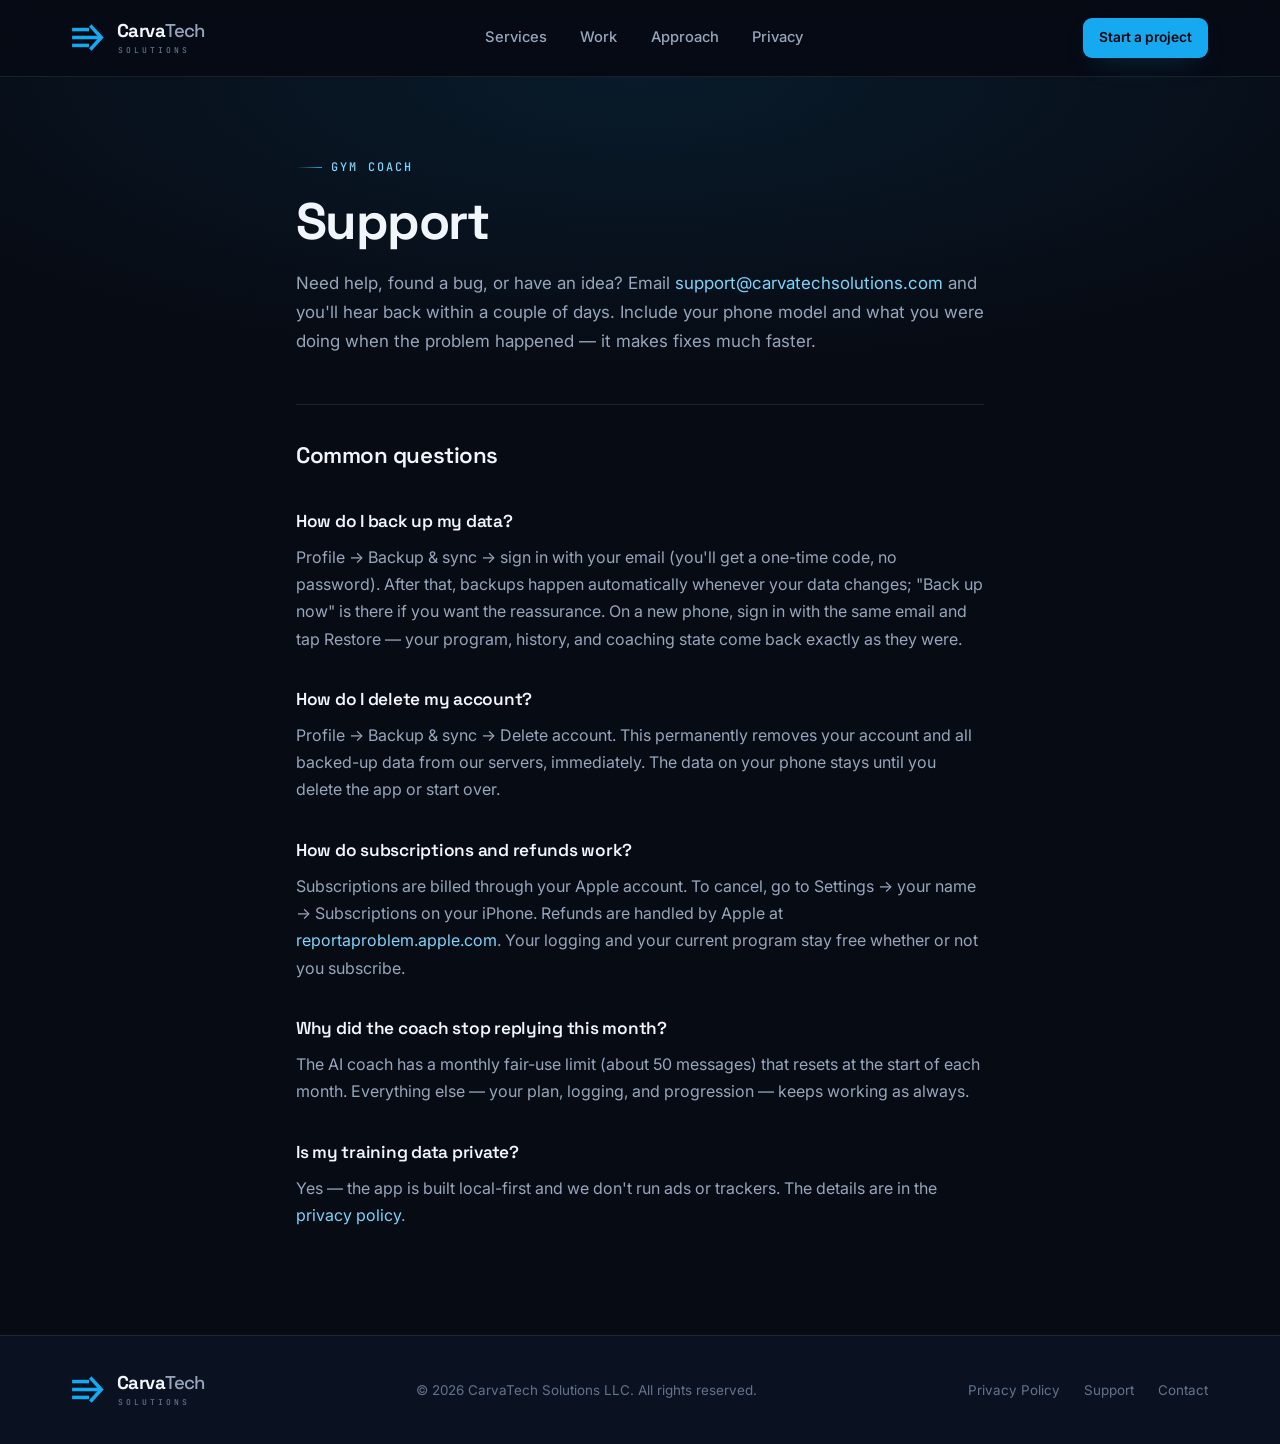
<file: gym-coach/support.html>
<!doctype html>
<html lang="en">
<head>
<meta charset="utf-8">
<meta name="viewport" content="width=device-width, initial-scale=1">
<title>Gym Coach Support — CarvaTech Solutions</title>
<meta name="description" content="Help, common questions, and contact for the Gym Coach app by CarvaTech Solutions.">
<meta name="theme-color" content="#070B14">
<link rel="icon" type="image/png" href="/assets/favicon.png">
<link rel="icon" type="image/svg+xml" href="/assets/mark.svg">
<link rel="preconnect" href="https://fonts.googleapis.com">
<link rel="preconnect" href="https://fonts.gstatic.com" crossorigin>
<link href="https://fonts.googleapis.com/css2?family=Space+Grotesk:wght@500;600;700&family=Inter:wght@400;500;600&family=JetBrains+Mono:wght@400;500&display=swap" rel="stylesheet">
<link rel="stylesheet" href="/assets/css/page.css">
</head>
<body>

<svg width="0" height="0" style="position:absolute" aria-hidden="true">
  <symbol id="ct-mark" viewBox="0 0 40 32">
    <g fill="none" stroke="currentColor" stroke-width="4.2" stroke-linecap="square">
      <g class="feed"><path d="M2.1 6.6H18"/><path d="M2.1 25.4H18"/><path d="M2.1 16H30.5"/></g>
      <path d="M23 3.4 34.6 16 23 28.6" stroke-linejoin="miter"/>
    </g>
  </symbol>
</svg>

<header>
  <div class="wrap nav">
    <a class="logo" href="/" aria-label="CarvaTech Solutions — home">
      <svg class="mark" aria-hidden="true"><use href="#ct-mark"/></svg>
      <span class="logo-type">
        <span class="logo-name">Carva<span class="lt">Tech</span></span>
        <span class="logo-sub">Solutions</span>
      </span>
    </a>
    <nav class="nav-links" aria-label="Primary">
      <a href="/#services">Services</a>
      <a href="/#work">Work</a>
      <a href="/#approach">Approach</a>
      <a href="/gym-coach/privacy-policy.html">Privacy</a>
    </nav>
    <a class="btn" href="/#contact">Start a project</a>
  </div>
</header>

<main class="page">
  <div class="label">Gym Coach</div>
  <h1>Support</h1>
  <p class="lede">Need help, found a bug, or have an idea? Email <a href="mailto:support@carvatechsolutions.com">support@carvatechsolutions.com</a> and you'll hear back within a couple of days. Include your phone model and what you were doing when the problem happened — it makes fixes much faster.</p>

  <h2>Common questions</h2>

  <h3>How do I back up my data?</h3>
  <p>Profile → Backup &amp; sync → sign in with your email (you'll get a one-time code, no password). After that, backups happen automatically whenever your data changes; "Back up now" is there if you want the reassurance. On a new phone, sign in with the same email and tap Restore — your program, history, and coaching state come back exactly as they were.</p>

  <h3>How do I delete my account?</h3>
  <p>Profile → Backup &amp; sync → Delete account. This permanently removes your account and all backed-up data from our servers, immediately. The data on your phone stays until you delete the app or start over.</p>

  <h3>How do subscriptions and refunds work?</h3>
  <p>Subscriptions are billed through your Apple account. To cancel, go to Settings → your name → Subscriptions on your iPhone. Refunds are handled by Apple at <a href="https://reportaproblem.apple.com">reportaproblem.apple.com</a>. Your logging and your current program stay free whether or not you subscribe.</p>

  <h3>Why did the coach stop replying this month?</h3>
  <p>The AI coach has a monthly fair-use limit (about 50 messages) that resets at the start of each month. Everything else — your plan, logging, and progression — keeps working as always.</p>

  <h3>Is my training data private?</h3>
  <p>Yes — the app is built local-first and we don't run ads or trackers. The details are in the <a href="/gym-coach/privacy-policy.html">privacy policy</a>.</p>
</main>

<footer>
  <div class="wrap foot">
    <a class="logo" href="/" aria-label="CarvaTech Solutions — home">
      <svg class="mark" aria-hidden="true"><use href="#ct-mark"/></svg>
      <span class="logo-type">
        <span class="logo-name">Carva<span class="lt">Tech</span></span>
        <span class="logo-sub">Solutions</span>
      </span>
    </a>
    <span>© 2026 CarvaTech Solutions LLC. All rights reserved.</span>
    <span class="foot-links">
      <a href="/gym-coach/privacy-policy.html">Privacy Policy</a>
      <a href="/gym-coach/support.html">Support</a>
      <a href="mailto:support@carvatechsolutions.com">Contact</a>
    </span>
  </div>
</footer>

</body>
</html>
</file>
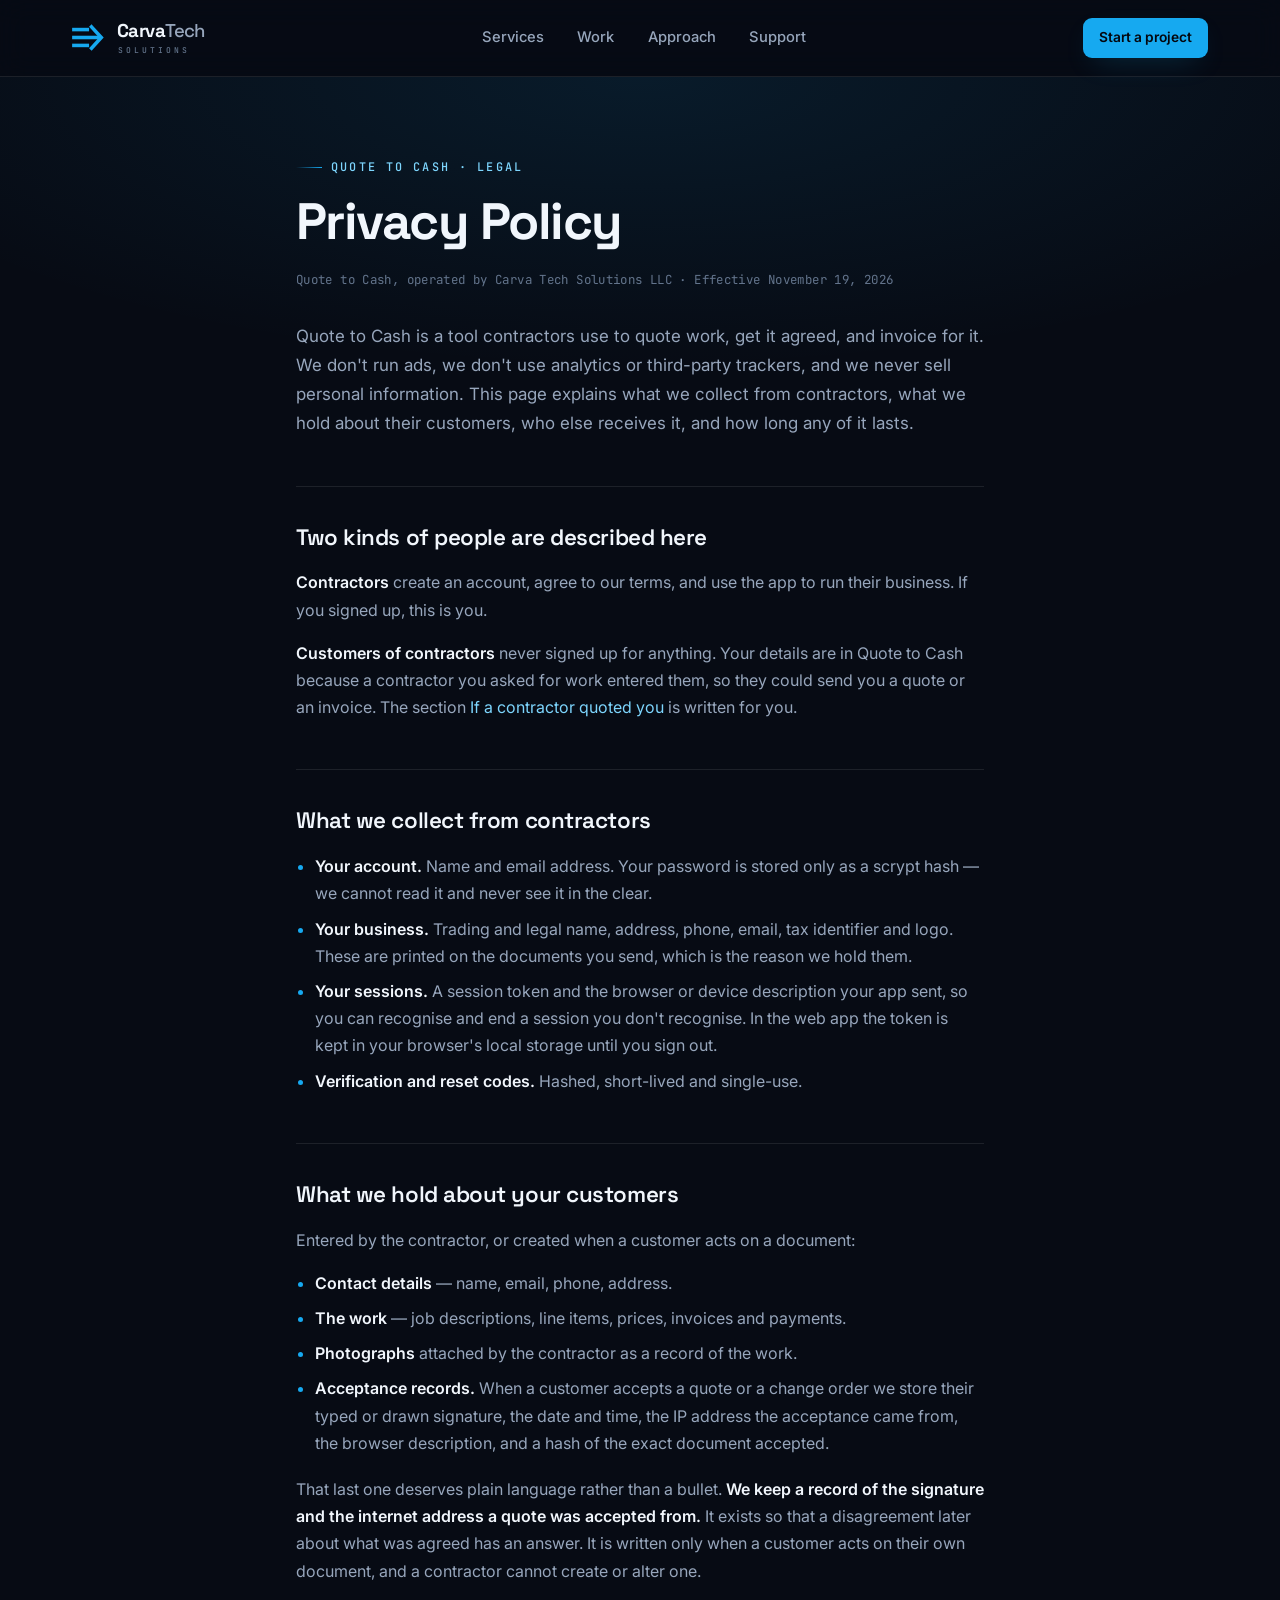
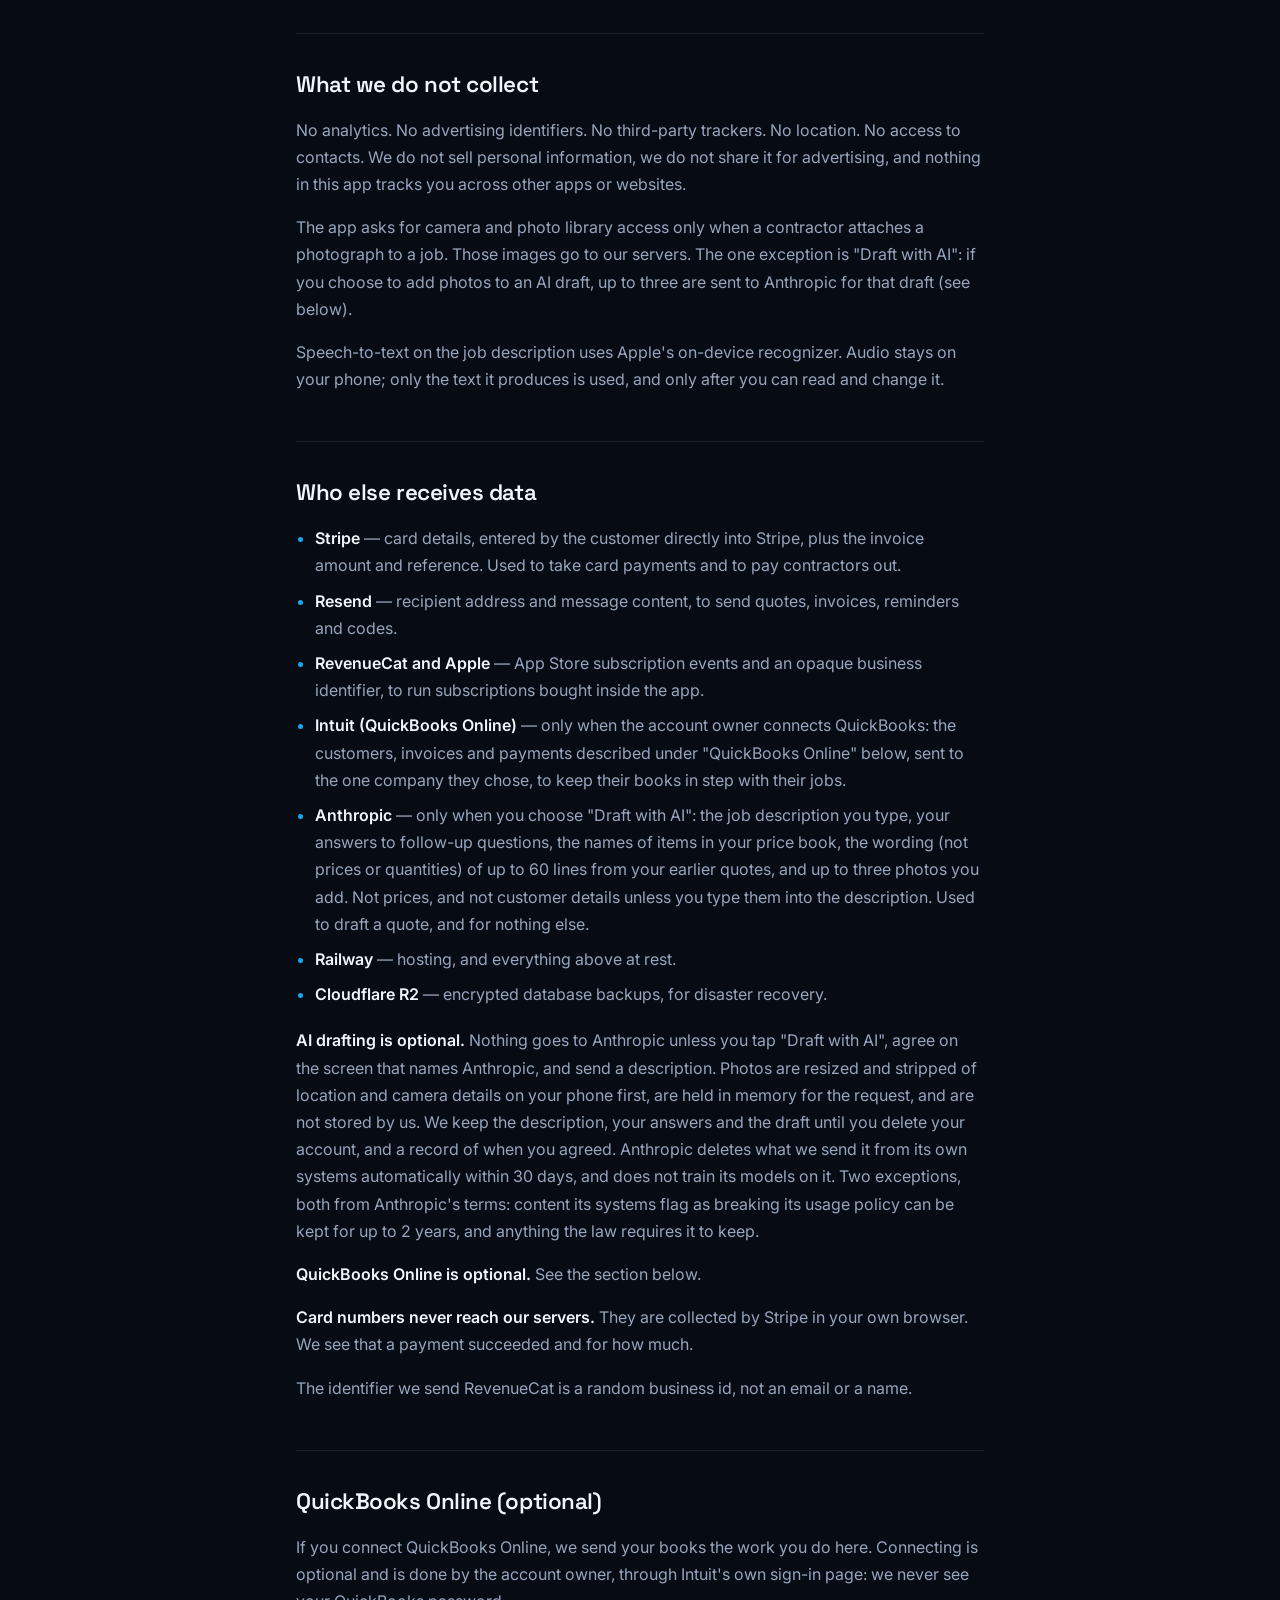
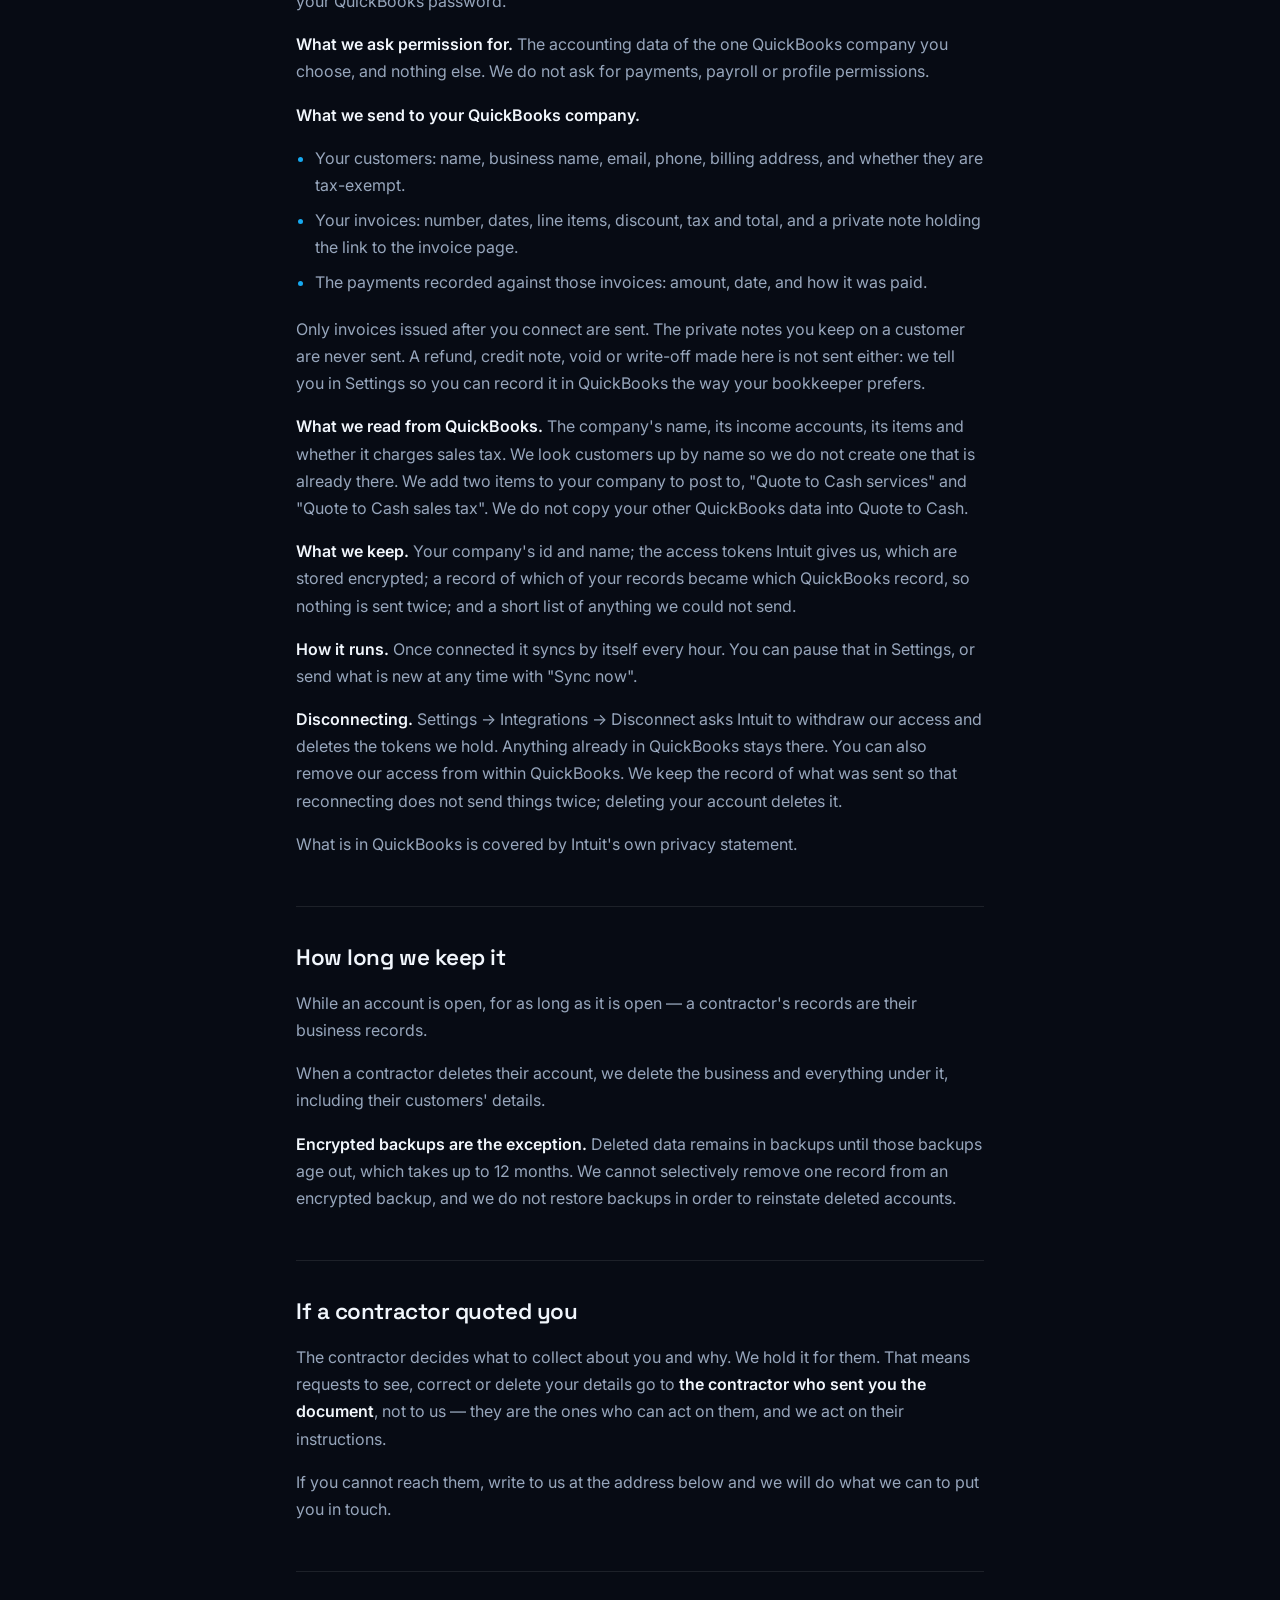
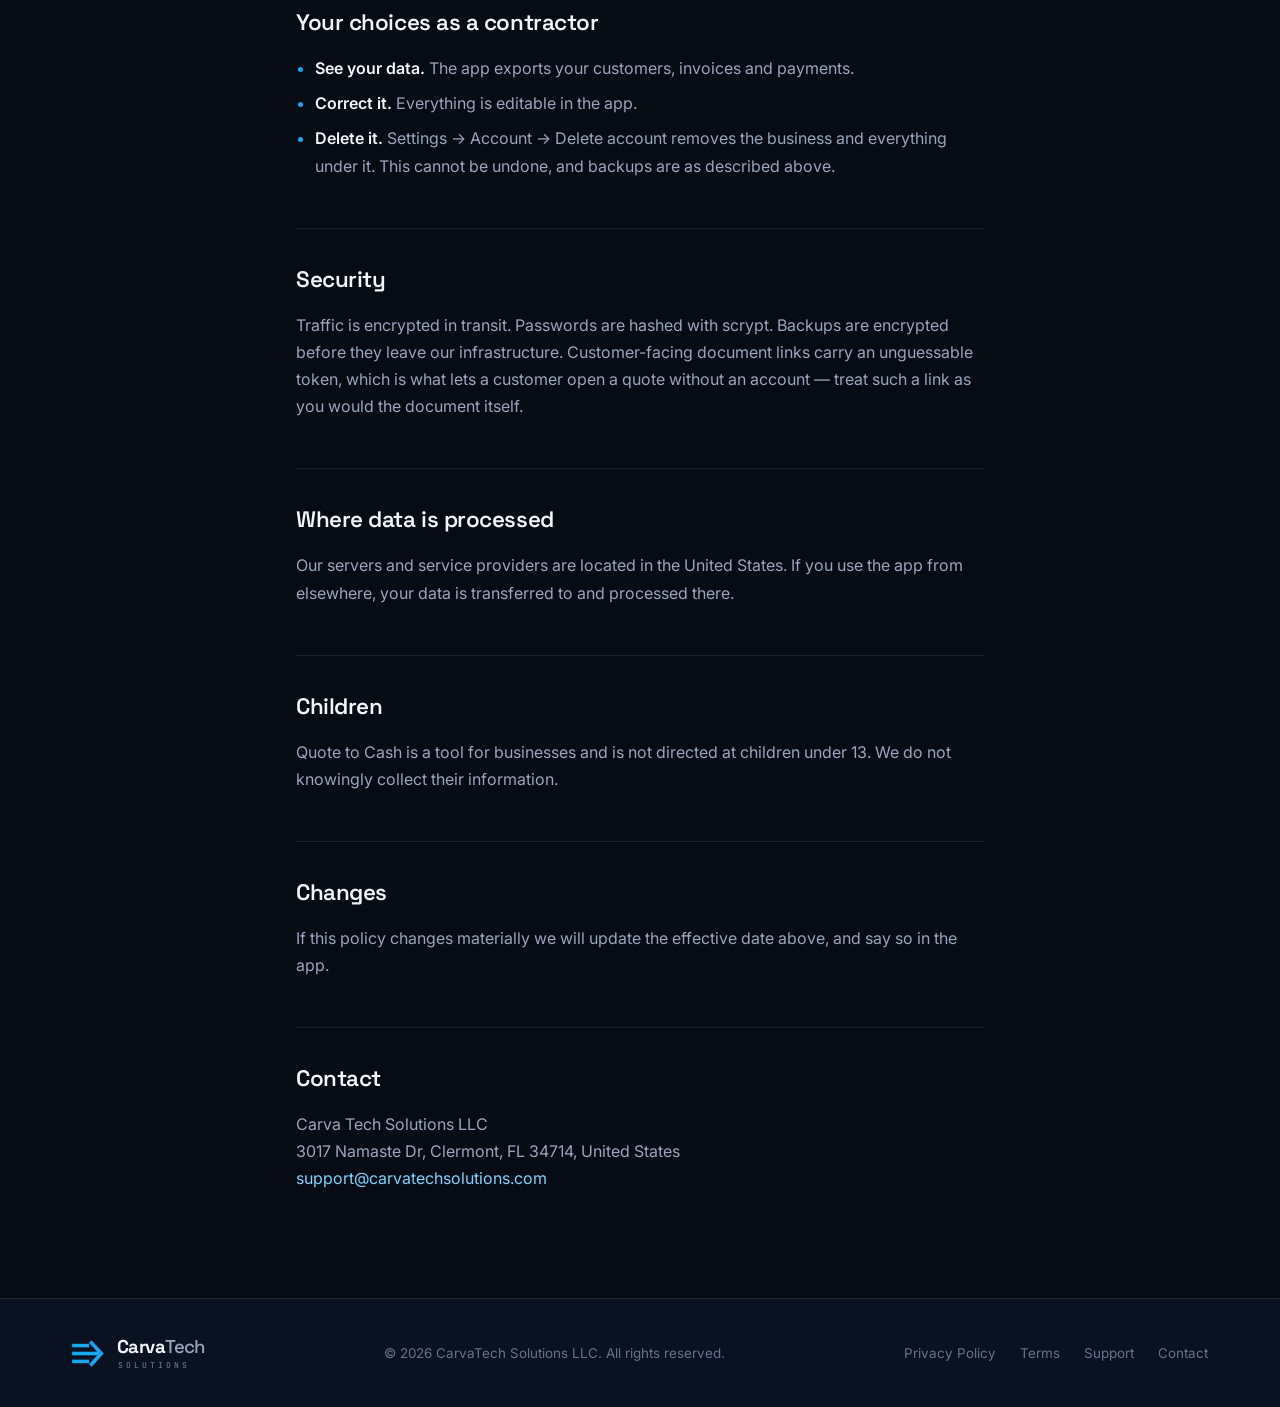
<file: quote-to-cash/privacy-policy.html>
<!doctype html>
<html lang="en">
<head>
<meta charset="utf-8">
<meta name="viewport" content="width=device-width, initial-scale=1">
<title>Quote to Cash Privacy Policy — CarvaTech Solutions</title>
<meta name="description" content="How the Quote to Cash app handles data: what contractors give us, what we hold about their customers, who else receives it, and how long we keep it.">
<meta name="theme-color" content="#070B14">
<link rel="icon" type="image/png" href="/assets/favicon.png">
<link rel="icon" type="image/svg+xml" href="/assets/mark.svg">
<link rel="preconnect" href="https://fonts.googleapis.com">
<link rel="preconnect" href="https://fonts.gstatic.com" crossorigin>
<link href="https://fonts.googleapis.com/css2?family=Space+Grotesk:wght@500;600;700&family=Inter:wght@400;500;600&family=JetBrains+Mono:wght@400;500&display=swap" rel="stylesheet">
<link rel="stylesheet" href="/assets/css/page.css">
</head>
<body>

<svg width="0" height="0" style="position:absolute" aria-hidden="true">
  <symbol id="ct-mark" viewBox="0 0 40 32">
    <g fill="none" stroke="currentColor" stroke-width="4.2" stroke-linecap="square">
      <g class="feed"><path d="M2.1 6.6H18"/><path d="M2.1 25.4H18"/><path d="M2.1 16H30.5"/></g>
      <path d="M23 3.4 34.6 16 23 28.6" stroke-linejoin="miter"/>
    </g>
  </symbol>
</svg>

<header>
  <div class="wrap nav">
    <a class="logo" href="/" aria-label="CarvaTech Solutions — home">
      <svg class="mark" aria-hidden="true"><use href="#ct-mark"/></svg>
      <span class="logo-type">
        <span class="logo-name">Carva<span class="lt">Tech</span></span>
        <span class="logo-sub">Solutions</span>
      </span>
    </a>
    <nav class="nav-links" aria-label="Primary">
      <a href="/#services">Services</a>
      <a href="/#work">Work</a>
      <a href="/#approach">Approach</a>
      <a href="/quote-to-cash/support.html">Support</a>
    </nav>
    <a class="btn" href="/#contact">Start a project</a>
  </div>
</header>

<main class="page">
  <div class="label">Quote to Cash · Legal</div>
  <h1>Privacy Policy</h1>
  <p class="meta">Quote to Cash, operated by Carva Tech Solutions LLC · Effective November 19, 2026</p>

  <p class="lede">Quote to Cash is a tool contractors use to quote work, get it agreed, and invoice for it. We don't run ads, we don't use analytics or third-party trackers, and we never sell personal information. This page explains what we collect from contractors, what we hold about their customers, who else receives it, and how long any of it lasts.</p>

  <h2>Two kinds of people are described here</h2>
  <p><strong>Contractors</strong> create an account, agree to our terms, and use the app to run their business. If you signed up, this is you.</p>
  <p><strong>Customers of contractors</strong> never signed up for anything. Your details are in Quote to Cash because a contractor you asked for work entered them, so they could send you a quote or an invoice. The section <a href="#quoted-you">If a contractor quoted you</a> is written for you.</p>

  <h2>What we collect from contractors</h2>
  <ul>
    <li><strong>Your account.</strong> Name and email address. Your password is stored only as a scrypt hash — we cannot read it and never see it in the clear.</li>
    <li><strong>Your business.</strong> Trading and legal name, address, phone, email, tax identifier and logo. These are printed on the documents you send, which is the reason we hold them.</li>
    <li><strong>Your sessions.</strong> A session token and the browser or device description your app sent, so you can recognise and end a session you don't recognise. In the web app the token is kept in your browser's local storage until you sign out.</li>
    <li><strong>Verification and reset codes.</strong> Hashed, short-lived and single-use.</li>
  </ul>

  <h2>What we hold about your customers</h2>
  <p>Entered by the contractor, or created when a customer acts on a document:</p>
  <ul>
    <li><strong>Contact details</strong> — name, email, phone, address.</li>
    <li><strong>The work</strong> — job descriptions, line items, prices, invoices and payments.</li>
    <li><strong>Photographs</strong> attached by the contractor as a record of the work.</li>
    <li><strong>Acceptance records.</strong> When a customer accepts a quote or a change order we store their typed or drawn signature, the date and time, the IP address the acceptance came from, the browser description, and a hash of the exact document accepted.</li>
  </ul>
  <p>That last one deserves plain language rather than a bullet. <strong>We keep a record of the signature and the internet address a quote was accepted from.</strong> It exists so that a disagreement later about what was agreed has an answer. It is written only when a customer acts on their own document, and a contractor cannot create or alter one.</p>

  <h2>What we do not collect</h2>
  <p>No analytics. No advertising identifiers. No third-party trackers. No location. No access to contacts. We do not sell personal information, we do not share it for advertising, and nothing in this app tracks you across other apps or websites.</p>
  <p>The app asks for camera and photo library access only when a contractor attaches a photograph to a job. Those images go to our servers. The one exception is "Draft with AI": if you choose to add photos to an AI draft, up to three are sent to Anthropic for that draft (see below).</p>
  <p>Speech-to-text on the job description uses Apple's on-device recognizer. Audio stays on your phone; only the text it produces is used, and only after you can read and change it.</p>

  <h2>Who else receives data</h2>
  <ul>
    <li><strong>Stripe</strong> — card details, entered by the customer directly into Stripe, plus the invoice amount and reference. Used to take card payments and to pay contractors out.</li>
    <li><strong>Resend</strong> — recipient address and message content, to send quotes, invoices, reminders and codes.</li>
    <li><strong>RevenueCat and Apple</strong> — App Store subscription events and an opaque business identifier, to run subscriptions bought inside the app.</li>
    <li><strong>Intuit (QuickBooks Online)</strong> — only when the account owner connects QuickBooks: the customers, invoices and payments described under "QuickBooks Online" below, sent to the one company they chose, to keep their books in step with their jobs.</li>
    <li><strong>Anthropic</strong> — only when you choose "Draft with AI": the job description you type, your answers to follow-up questions, the names of items in your price book, the wording (not prices or quantities) of up to 60 lines from your earlier quotes, and up to three photos you add. Not prices, and not customer details unless you type them into the description. Used to draft a quote, and for nothing else.</li>
    <li><strong>Railway</strong> — hosting, and everything above at rest.</li>
    <li><strong>Cloudflare R2</strong> — encrypted database backups, for disaster recovery.</li>
  </ul>
  <p><strong>AI drafting is optional.</strong> Nothing goes to Anthropic unless you tap "Draft with AI", agree on the screen that names Anthropic, and send a description. Photos are resized and stripped of location and camera details on your phone first, are held in memory for the request, and are not stored by us. We keep the description, your answers and the draft until you delete your account, and a record of when you agreed. Anthropic deletes what we send it from its own systems automatically within 30 days, and does not train its models on it. Two exceptions, both from Anthropic's terms: content its systems flag as breaking its usage policy can be kept for up to 2 years, and anything the law requires it to keep.</p>
  <p><strong>QuickBooks Online is optional.</strong> See the section below.</p>
  <p><strong>Card numbers never reach our servers.</strong> They are collected by Stripe in your own browser. We see that a payment succeeded and for how much.</p>
  <p>The identifier we send RevenueCat is a random business id, not an email or a name.</p>

  <h2 id="quickbooks">QuickBooks Online (optional)</h2>
  <p>If you connect QuickBooks Online, we send your books the work you do here. Connecting is optional and is done by the account owner, through Intuit's own sign-in page: we never see your QuickBooks password.</p>
  <p><strong>What we ask permission for.</strong> The accounting data of the one QuickBooks company you choose, and nothing else. We do not ask for payments, payroll or profile permissions.</p>
  <p><strong>What we send to your QuickBooks company.</strong></p>
  <ul>
    <li>Your customers: name, business name, email, phone, billing address, and whether they are tax-exempt.</li>
    <li>Your invoices: number, dates, line items, discount, tax and total, and a private note holding the link to the invoice page.</li>
    <li>The payments recorded against those invoices: amount, date, and how it was paid.</li>
  </ul>
  <p>Only invoices issued after you connect are sent. The private notes you keep on a customer are never sent. A refund, credit note, void or write-off made here is not sent either: we tell you in Settings so you can record it in QuickBooks the way your bookkeeper prefers.</p>
  <p><strong>What we read from QuickBooks.</strong> The company's name, its income accounts, its items and whether it charges sales tax. We look customers up by name so we do not create one that is already there. We add two items to your company to post to, "Quote to Cash services" and "Quote to Cash sales tax". We do not copy your other QuickBooks data into Quote to Cash.</p>
  <p><strong>What we keep.</strong> Your company's id and name; the access tokens Intuit gives us, which are stored encrypted; a record of which of your records became which QuickBooks record, so nothing is sent twice; and a short list of anything we could not send.</p>
  <p><strong>How it runs.</strong> Once connected it syncs by itself every hour. You can pause that in Settings, or send what is new at any time with "Sync now".</p>
  <p><strong>Disconnecting.</strong> Settings → Integrations → Disconnect asks Intuit to withdraw our access and deletes the tokens we hold. Anything already in QuickBooks stays there. You can also remove our access from within QuickBooks. We keep the record of what was sent so that reconnecting does not send things twice; deleting your account deletes it.</p>
  <p>What is in QuickBooks is covered by Intuit's own privacy statement.</p>

  <h2>How long we keep it</h2>
  <p>While an account is open, for as long as it is open — a contractor's records are their business records.</p>
  <p>When a contractor deletes their account, we delete the business and everything under it, including their customers' details.</p>
  <p><strong>Encrypted backups are the exception.</strong> Deleted data remains in backups until those backups age out, which takes up to 12 months. We cannot selectively remove one record from an encrypted backup, and we do not restore backups in order to reinstate deleted accounts.</p>

  <h2 id="quoted-you">If a contractor quoted you</h2>
  <p>The contractor decides what to collect about you and why. We hold it for them. That means requests to see, correct or delete your details go to <strong>the contractor who sent you the document</strong>, not to us — they are the ones who can act on them, and we act on their instructions.</p>
  <p>If you cannot reach them, write to us at the address below and we will do what we can to put you in touch.</p>

  <h2>Your choices as a contractor</h2>
  <ul>
    <li><strong>See your data.</strong> The app exports your customers, invoices and payments.</li>
    <li><strong>Correct it.</strong> Everything is editable in the app.</li>
    <li><strong>Delete it.</strong> Settings → Account → Delete account removes the business and everything under it. This cannot be undone, and backups are as described above.</li>
  </ul>

  <h2>Security</h2>
  <p>Traffic is encrypted in transit. Passwords are hashed with scrypt. Backups are encrypted before they leave our infrastructure. Customer-facing document links carry an unguessable token, which is what lets a customer open a quote without an account — treat such a link as you would the document itself.</p>

  <h2>Where data is processed</h2>
  <p>Our servers and service providers are located in the United States. If you use the app from elsewhere, your data is transferred to and processed there.</p>

  <h2>Children</h2>
  <p>Quote to Cash is a tool for businesses and is not directed at children under 13. We do not knowingly collect their information.</p>

  <h2>Changes</h2>
  <p>If this policy changes materially we will update the effective date above, and say so in the app.</p>

  <h2>Contact</h2>
  <p>Carva Tech Solutions LLC<br>
  3017 Namaste Dr, Clermont, FL 34714, United States<br>
  <a href="mailto:support@carvatechsolutions.com">support@carvatechsolutions.com</a></p>
</main>

<footer>
  <div class="wrap foot">
    <a class="logo" href="/" aria-label="CarvaTech Solutions — home">
      <svg class="mark" aria-hidden="true"><use href="#ct-mark"/></svg>
      <span class="logo-type">
        <span class="logo-name">Carva<span class="lt">Tech</span></span>
        <span class="logo-sub">Solutions</span>
      </span>
    </a>
    <span>© 2026 CarvaTech Solutions LLC. All rights reserved.</span>
    <span class="foot-links">
      <a href="/quote-to-cash/privacy-policy.html">Privacy Policy</a>
      <a href="/quote-to-cash/terms.html">Terms</a>
      <a href="/quote-to-cash/support.html">Support</a>
      <a href="mailto:support@carvatechsolutions.com">Contact</a>
    </span>
  </div>
</footer>

</body>
</html>
</file>
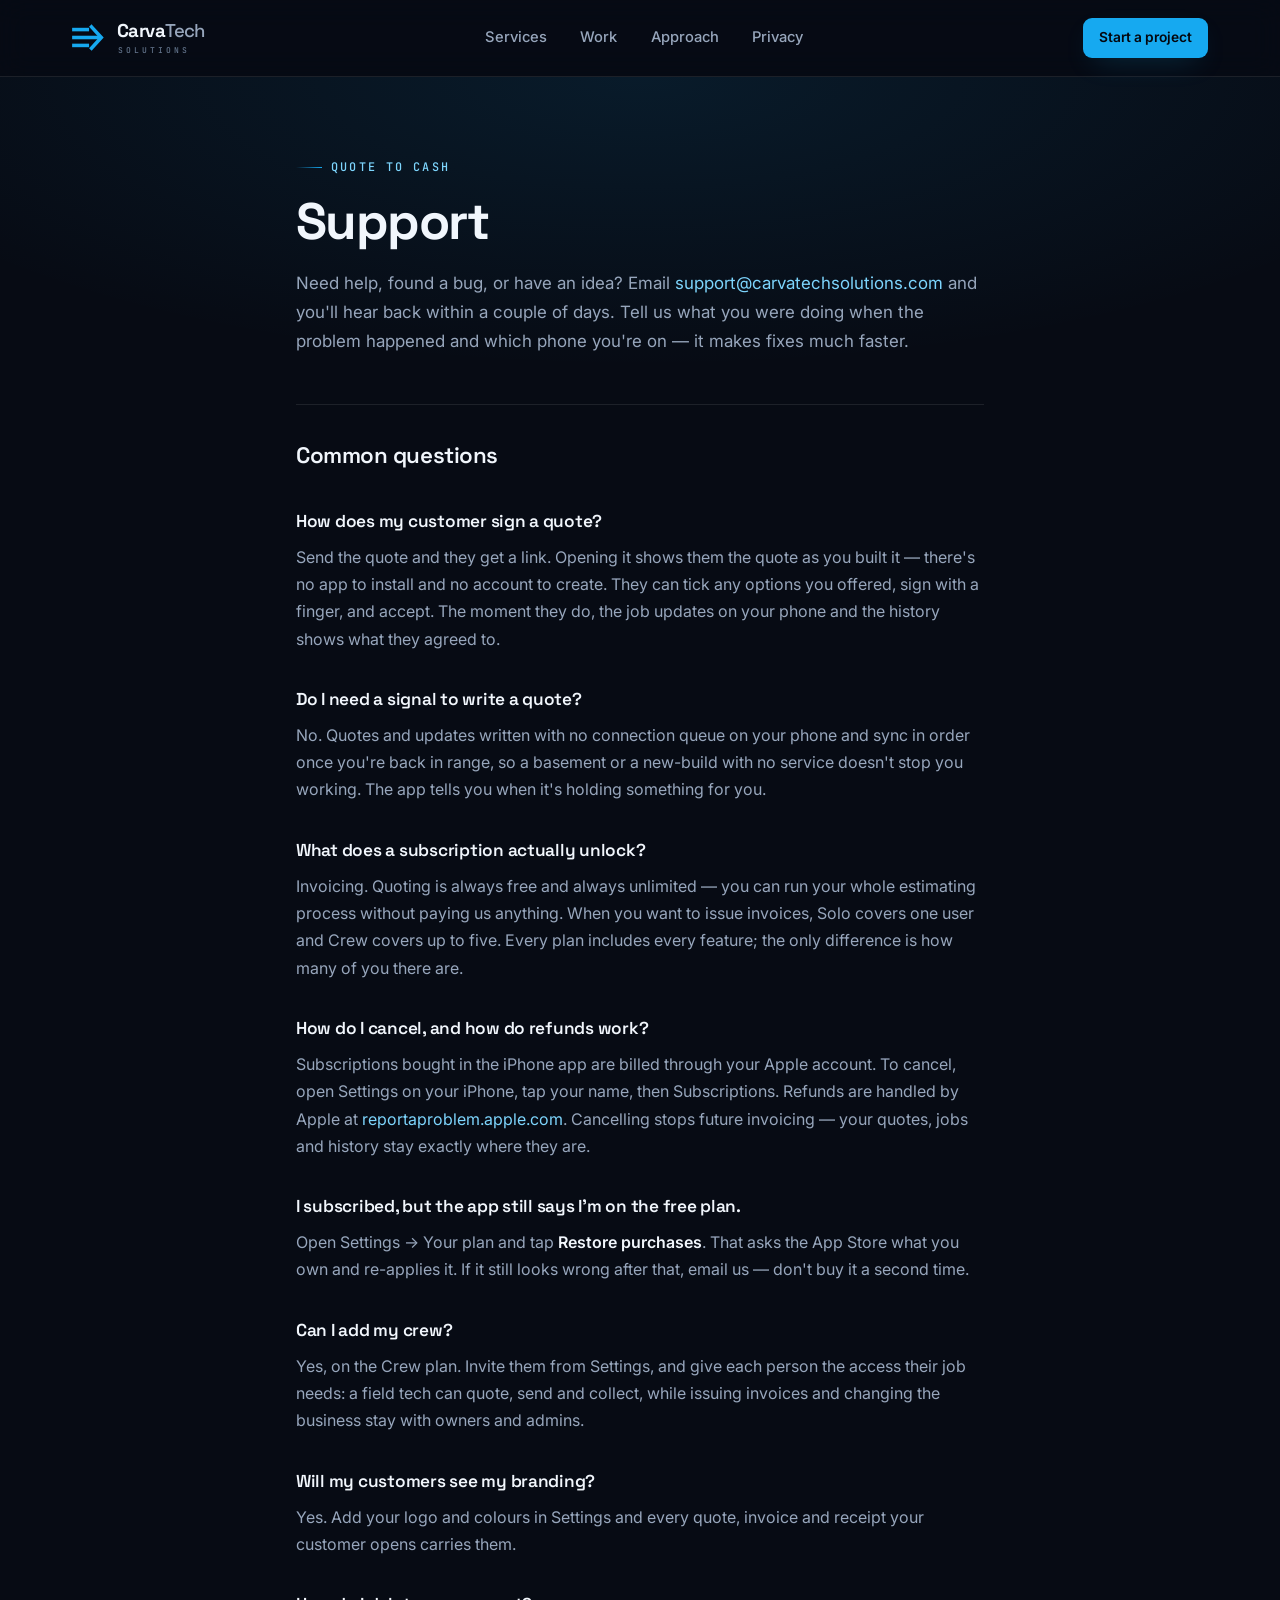
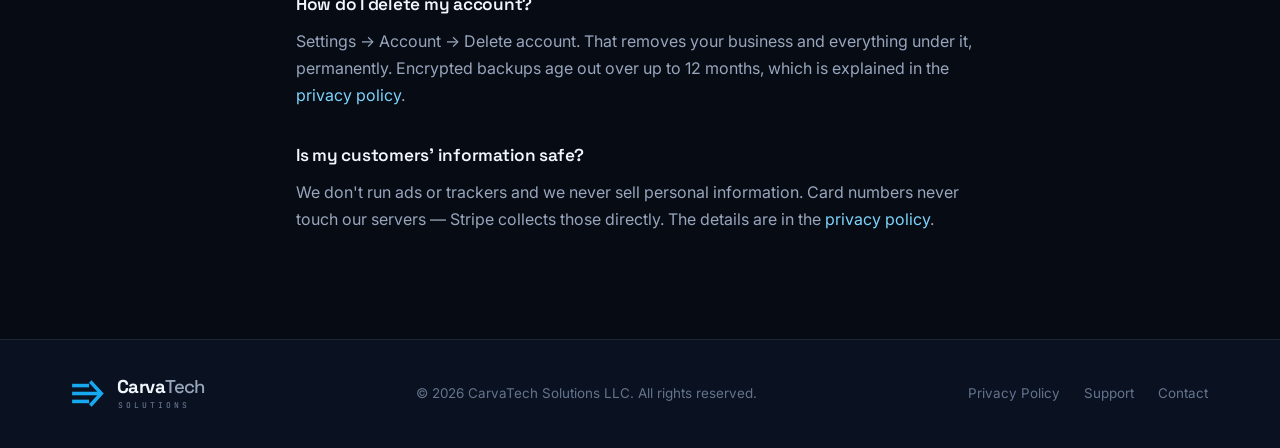
<file: quote-to-cash/support.html>
<!doctype html>
<html lang="en">
<head>
<meta charset="utf-8">
<meta name="viewport" content="width=device-width, initial-scale=1">
<title>Quote to Cash Support — CarvaTech Solutions</title>
<meta name="description" content="Help for the Quote to Cash app: sending quotes, getting them signed, invoicing, subscriptions, and working with no signal.">
<meta name="theme-color" content="#070B14">
<link rel="icon" type="image/png" href="/assets/favicon.png">
<link rel="icon" type="image/svg+xml" href="/assets/mark.svg">
<link rel="preconnect" href="https://fonts.googleapis.com">
<link rel="preconnect" href="https://fonts.gstatic.com" crossorigin>
<link href="https://fonts.googleapis.com/css2?family=Space+Grotesk:wght@500;600;700&family=Inter:wght@400;500;600&family=JetBrains+Mono:wght@400;500&display=swap" rel="stylesheet">
<link rel="stylesheet" href="/assets/css/page.css">
</head>
<body>

<svg width="0" height="0" style="position:absolute" aria-hidden="true">
  <symbol id="ct-mark" viewBox="0 0 40 32">
    <g fill="none" stroke="currentColor" stroke-width="4.2" stroke-linecap="square">
      <g class="feed"><path d="M2.1 6.6H18"/><path d="M2.1 25.4H18"/><path d="M2.1 16H30.5"/></g>
      <path d="M23 3.4 34.6 16 23 28.6" stroke-linejoin="miter"/>
    </g>
  </symbol>
</svg>

<header>
  <div class="wrap nav">
    <a class="logo" href="/" aria-label="CarvaTech Solutions — home">
      <svg class="mark" aria-hidden="true"><use href="#ct-mark"/></svg>
      <span class="logo-type">
        <span class="logo-name">Carva<span class="lt">Tech</span></span>
        <span class="logo-sub">Solutions</span>
      </span>
    </a>
    <nav class="nav-links" aria-label="Primary">
      <a href="/#services">Services</a>
      <a href="/#work">Work</a>
      <a href="/#approach">Approach</a>
      <a href="/quote-to-cash/privacy-policy.html">Privacy</a>
    </nav>
    <a class="btn" href="/#contact">Start a project</a>
  </div>
</header>

<main class="page">
  <div class="label">Quote to Cash</div>
  <h1>Support</h1>
  <p class="lede">Need help, found a bug, or have an idea? Email <a href="mailto:support@carvatechsolutions.com">support@carvatechsolutions.com</a> and you'll hear back within a couple of days. Tell us what you were doing when the problem happened and which phone you're on — it makes fixes much faster.</p>

  <h2>Common questions</h2>

  <h3>How does my customer sign a quote?</h3>
  <p>Send the quote and they get a link. Opening it shows them the quote as you built it — there's no app to install and no account to create. They can tick any options you offered, sign with a finger, and accept. The moment they do, the job updates on your phone and the history shows what they agreed to.</p>

  <h3>Do I need a signal to write a quote?</h3>
  <p>No. Quotes and updates written with no connection queue on your phone and sync in order once you're back in range, so a basement or a new-build with no service doesn't stop you working. The app tells you when it's holding something for you.</p>

  <h3>What does a subscription actually unlock?</h3>
  <p>Invoicing. Quoting is always free and always unlimited — you can run your whole estimating process without paying us anything. When you want to issue invoices, Solo covers one user and Crew covers up to five. Every plan includes every feature; the only difference is how many of you there are.</p>

  <h3>How do I cancel, and how do refunds work?</h3>
  <p>Subscriptions bought in the iPhone app are billed through your Apple account. To cancel, open Settings on your iPhone, tap your name, then Subscriptions. Refunds are handled by Apple at <a href="https://reportaproblem.apple.com">reportaproblem.apple.com</a>. Cancelling stops future invoicing — your quotes, jobs and history stay exactly where they are.</p>

  <h3>I subscribed, but the app still says I'm on the free plan.</h3>
  <p>Open Settings → Your plan and tap <strong>Restore purchases</strong>. That asks the App Store what you own and re-applies it. If it still looks wrong after that, email us — don't buy it a second time.</p>

  <h3>Can I add my crew?</h3>
  <p>Yes, on the Crew plan. Invite them from Settings, and give each person the access their job needs: a field tech can quote, send and collect, while issuing invoices and changing the business stay with owners and admins.</p>

  <h3>Will my customers see my branding?</h3>
  <p>Yes. Add your logo and colours in Settings and every quote, invoice and receipt your customer opens carries them.</p>

  <h3>How do I delete my account?</h3>
  <p>Settings → Account → Delete account. That removes your business and everything under it, permanently. Encrypted backups age out over up to 12 months, which is explained in the <a href="/quote-to-cash/privacy-policy.html">privacy policy</a>.</p>

  <h3>Is my customers' information safe?</h3>
  <p>We don't run ads or trackers and we never sell personal information. Card numbers never touch our servers — Stripe collects those directly. The details are in the <a href="/quote-to-cash/privacy-policy.html">privacy policy</a>.</p>
</main>

<footer>
  <div class="wrap foot">
    <a class="logo" href="/" aria-label="CarvaTech Solutions — home">
      <svg class="mark" aria-hidden="true"><use href="#ct-mark"/></svg>
      <span class="logo-type">
        <span class="logo-name">Carva<span class="lt">Tech</span></span>
        <span class="logo-sub">Solutions</span>
      </span>
    </a>
    <span>© 2026 CarvaTech Solutions LLC. All rights reserved.</span>
    <span class="foot-links">
      <a href="/quote-to-cash/privacy-policy.html">Privacy Policy</a>
      <a href="/quote-to-cash/support.html">Support</a>
      <a href="mailto:support@carvatechsolutions.com">Contact</a>
    </span>
  </div>
</footer>

</body>
</html>
</file>
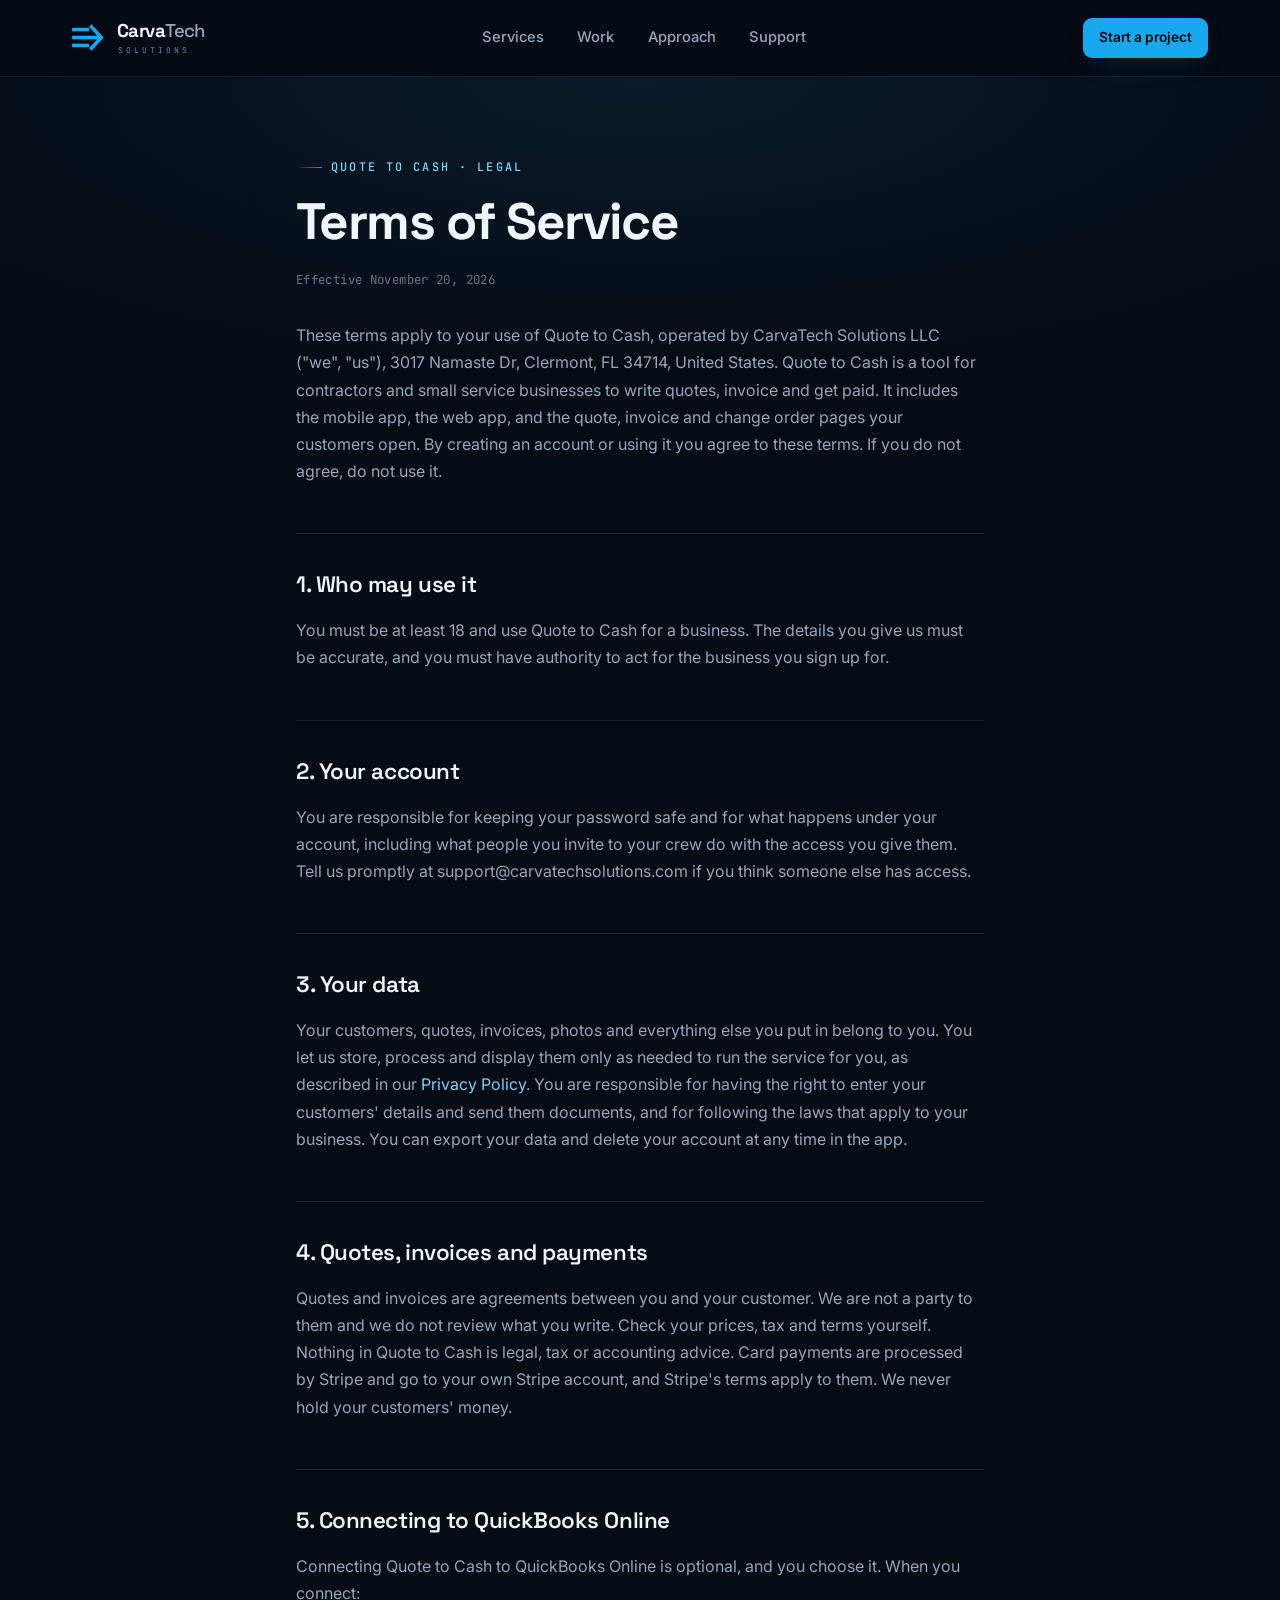
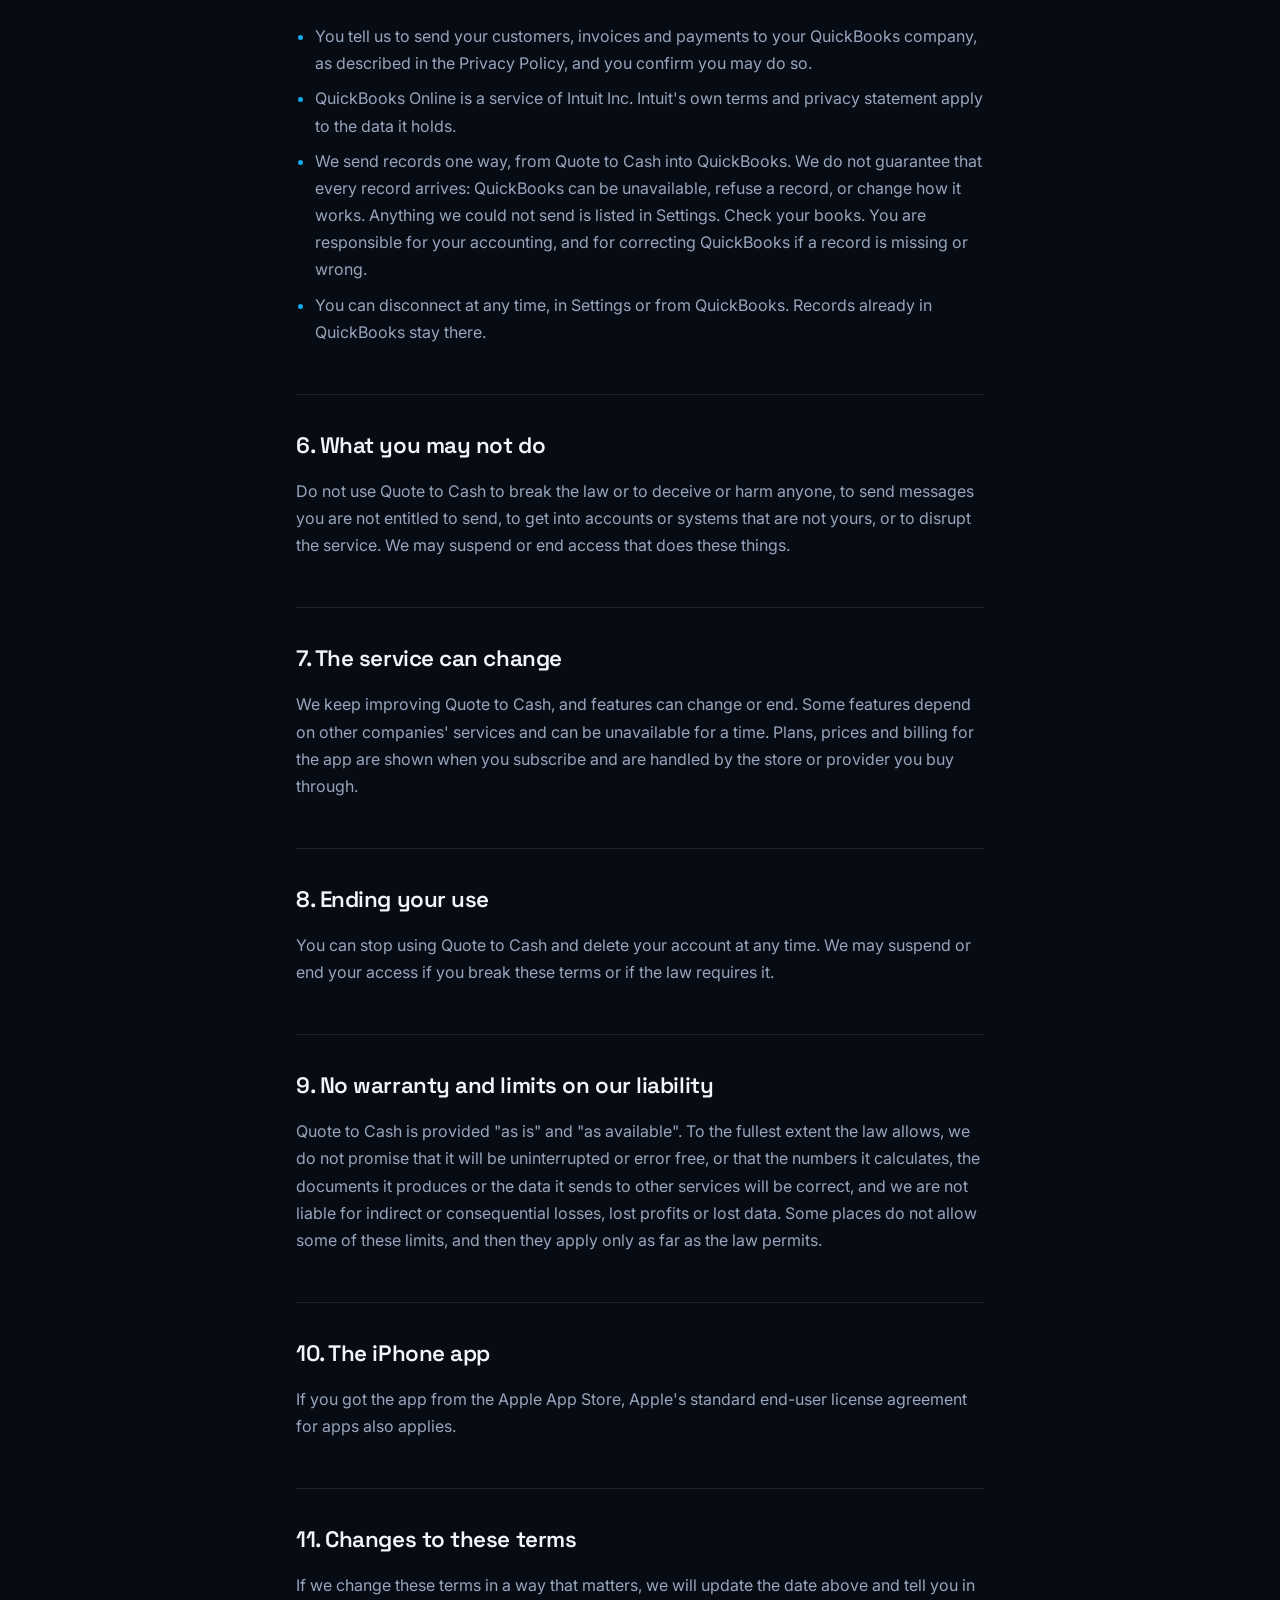
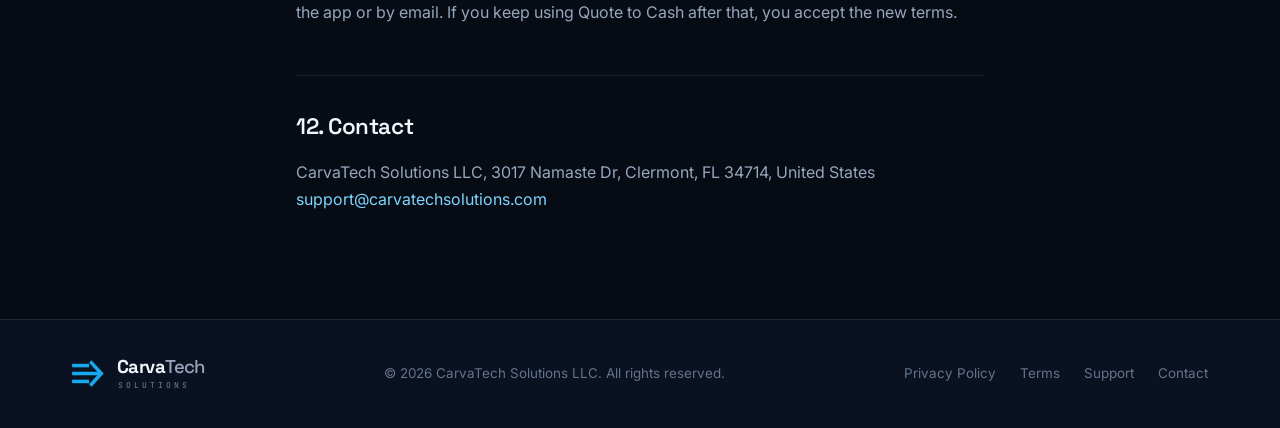
<file: quote-to-cash/terms.html>
<!doctype html>
<html lang="en">
<head>
<meta charset="utf-8">
<meta name="viewport" content="width=device-width, initial-scale=1">
<title>Quote to Cash Terms of Service — CarvaTech Solutions</title>
<meta name="description" content="The terms for using Quote to Cash: your account, your data, payments, connecting to QuickBooks Online, and what we each are responsible for.">
<meta name="theme-color" content="#070B14">
<link rel="icon" type="image/png" href="/assets/favicon.png">
<link rel="icon" type="image/svg+xml" href="/assets/mark.svg">
<link rel="preconnect" href="https://fonts.googleapis.com">
<link rel="preconnect" href="https://fonts.gstatic.com" crossorigin>
<link href="https://fonts.googleapis.com/css2?family=Space+Grotesk:wght@500;600;700&family=Inter:wght@400;500;600&family=JetBrains+Mono:wght@400;500&display=swap" rel="stylesheet">
<link rel="stylesheet" href="/assets/css/page.css">
</head>
<body>

<svg width="0" height="0" style="position:absolute" aria-hidden="true">
  <symbol id="ct-mark" viewBox="0 0 40 32">
    <g fill="none" stroke="currentColor" stroke-width="4.2" stroke-linecap="square">
      <g class="feed"><path d="M2.1 6.6H18"/><path d="M2.1 25.4H18"/><path d="M2.1 16H30.5"/></g>
      <path d="M23 3.4 34.6 16 23 28.6" stroke-linejoin="miter"/>
    </g>
  </symbol>
</svg>

<header>
  <div class="wrap nav">
    <a class="logo" href="/" aria-label="CarvaTech Solutions — home">
      <svg class="mark" aria-hidden="true"><use href="#ct-mark"/></svg>
      <span class="logo-type">
        <span class="logo-name">Carva<span class="lt">Tech</span></span>
        <span class="logo-sub">Solutions</span>
      </span>
    </a>
    <nav class="nav-links" aria-label="Primary">
      <a href="/#services">Services</a>
      <a href="/#work">Work</a>
      <a href="/#approach">Approach</a>
      <a href="/quote-to-cash/support.html">Support</a>
    </nav>
    <a class="btn" href="/#contact">Start a project</a>
  </div>
</header>

<main class="page">
  <div class="label">Quote to Cash · Legal</div>
  <h1>Terms of Service</h1>
  <p class="meta">Effective November 20, 2026</p>

  <p>These terms apply to your use of Quote to Cash, operated by CarvaTech Solutions LLC ("we", "us"), 3017 Namaste Dr, Clermont, FL 34714, United States. Quote to Cash is a tool for contractors and small service businesses to write quotes, invoice and get paid. It includes the mobile app, the web app, and the quote, invoice and change order pages your customers open. By creating an account or using it you agree to these terms. If you do not agree, do not use it.</p>

  <h2>1. Who may use it</h2>
  <p>You must be at least 18 and use Quote to Cash for a business. The details you give us must be accurate, and you must have authority to act for the business you sign up for.</p>

  <h2>2. Your account</h2>
  <p>You are responsible for keeping your password safe and for what happens under your account, including what people you invite to your crew do with the access you give them. Tell us promptly at support@carvatechsolutions.com if you think someone else has access.</p>

  <h2>3. Your data</h2>
  <p>Your customers, quotes, invoices, photos and everything else you put in belong to you. You let us store, process and display them only as needed to run the service for you, as described in our <a href="/quote-to-cash/privacy-policy.html">Privacy Policy</a>. You are responsible for having the right to enter your customers' details and send them documents, and for following the laws that apply to your business. You can export your data and delete your account at any time in the app.</p>

  <h2>4. Quotes, invoices and payments</h2>
  <p>Quotes and invoices are agreements between you and your customer. We are not a party to them and we do not review what you write. Check your prices, tax and terms yourself. Nothing in Quote to Cash is legal, tax or accounting advice. Card payments are processed by Stripe and go to your own Stripe account, and Stripe's terms apply to them. We never hold your customers' money.</p>

  <h2>5. Connecting to QuickBooks Online</h2>
  <p>Connecting Quote to Cash to QuickBooks Online is optional, and you choose it. When you connect:</p>
  <ul>
    <li>You tell us to send your customers, invoices and payments to your QuickBooks company, as described in the Privacy Policy, and you confirm you may do so.</li>
    <li>QuickBooks Online is a service of Intuit Inc. Intuit's own terms and privacy statement apply to the data it holds.</li>
    <li>We send records one way, from Quote to Cash into QuickBooks. We do not guarantee that every record arrives: QuickBooks can be unavailable, refuse a record, or change how it works. Anything we could not send is listed in Settings. Check your books. You are responsible for your accounting, and for correcting QuickBooks if a record is missing or wrong.</li>
    <li>You can disconnect at any time, in Settings or from QuickBooks. Records already in QuickBooks stay there.</li>
  </ul>

  <h2>6. What you may not do</h2>
  <p>Do not use Quote to Cash to break the law or to deceive or harm anyone, to send messages you are not entitled to send, to get into accounts or systems that are not yours, or to disrupt the service. We may suspend or end access that does these things.</p>

  <h2>7. The service can change</h2>
  <p>We keep improving Quote to Cash, and features can change or end. Some features depend on other companies' services and can be unavailable for a time. Plans, prices and billing for the app are shown when you subscribe and are handled by the store or provider you buy through.</p>

  <h2>8. Ending your use</h2>
  <p>You can stop using Quote to Cash and delete your account at any time. We may suspend or end your access if you break these terms or if the law requires it.</p>

  <h2>9. No warranty and limits on our liability</h2>
  <p>Quote to Cash is provided "as is" and "as available". To the fullest extent the law allows, we do not promise that it will be uninterrupted or error free, or that the numbers it calculates, the documents it produces or the data it sends to other services will be correct, and we are not liable for indirect or consequential losses, lost profits or lost data. Some places do not allow some of these limits, and then they apply only as far as the law permits.</p>

  <h2>10. The iPhone app</h2>
  <p>If you got the app from the Apple App Store, Apple's standard end-user license agreement for apps also applies.</p>

  <h2>11. Changes to these terms</h2>
  <p>If we change these terms in a way that matters, we will update the date above and tell you in the app or by email. If you keep using Quote to Cash after that, you accept the new terms.</p>

  <h2>12. Contact</h2>
  <p>CarvaTech Solutions LLC, 3017 Namaste Dr, Clermont, FL 34714, United States<br><a href="mailto:support@carvatechsolutions.com">support@carvatechsolutions.com</a></p>
</main>

<footer>
  <div class="wrap foot">
    <a class="logo" href="/" aria-label="CarvaTech Solutions — home">
      <svg class="mark" aria-hidden="true"><use href="#ct-mark"/></svg>
      <span class="logo-type">
        <span class="logo-name">Carva<span class="lt">Tech</span></span>
        <span class="logo-sub">Solutions</span>
      </span>
    </a>
    <span>© 2026 CarvaTech Solutions LLC. All rights reserved.</span>
    <span class="foot-links">
      <a href="/quote-to-cash/privacy-policy.html">Privacy Policy</a>
      <a href="/quote-to-cash/terms.html">Terms</a>
      <a href="/quote-to-cash/support.html">Support</a>
      <a href="mailto:support@carvatechsolutions.com">Contact</a>
    </span>
  </div>
</footer>

</body>
</html>
</file>
<file: assets/css/page.css>
/* CarvaTech — shared styles for interior/legal pages */
:root {
  --bg:#070B14; --bg-2:#0A1120;
  --elev:rgba(255,255,255,.028); --line:rgba(255,255,255,.09); --line-2:rgba(255,255,255,.16);
  --ink:#F1F6FC; --body:#97A6BC; --muted:#63748C;
  --accent:#16A9F0; --accent-2:#7DD5FD; --accent-dim:rgba(22,169,240,.14); --glow:rgba(22,169,240,.30);
  --sans:Inter,-apple-system,BlinkMacSystemFont,"Segoe UI",Roboto,sans-serif;
  --disp:"Space Grotesk",var(--sans);
  --mono:"JetBrains Mono",ui-monospace,SFMono-Regular,Menlo,monospace;
}
* { box-sizing:border-box; margin:0; }
html { scroll-behavior:smooth; -webkit-text-size-adjust:100%; }
body {
  font-family:var(--sans); background:var(--bg); color:var(--ink);
  line-height:1.7; font-size:16px; -webkit-font-smoothing:antialiased;
}
img, svg { display:block; max-width:100%; }
a { color:var(--accent-2); text-decoration:none; }
a:hover { color:var(--ink); text-decoration:underline; text-underline-offset:3px; }
::selection { background:var(--accent); color:#04070E; }
:focus-visible { outline:2px solid var(--accent-2); outline-offset:3px; border-radius:4px; }
.wrap { max-width:74rem; margin-inline:auto; padding-inline:1.5rem; }

/* logo */
.logo { display:inline-flex; align-items:center; gap:.68rem; color:inherit; }
.logo:hover { text-decoration:none; }
.logo .mark { width:34px; height:27px; color:var(--accent); flex:none; }
.logo .mark .feed { opacity:.5; }
.logo-type { display:flex; flex-direction:column; line-height:1; }
.logo-name { font-family:var(--disp); font-weight:700; font-size:1.16rem; letter-spacing:-.03em; color:var(--ink); }
.logo-name .lt { font-weight:500; color:var(--body); }
.logo-sub { font-family:var(--mono); font-size:.5rem; font-weight:500; letter-spacing:.38em;
            text-transform:uppercase; color:var(--muted); margin-top:.3rem; padding-left:.08em; }

/* header */
header { position:sticky; top:0; z-index:50; background:rgba(7,11,20,.85);
         backdrop-filter:blur(14px); -webkit-backdrop-filter:blur(14px); border-bottom:1px solid var(--line); }
.nav { display:flex; align-items:center; justify-content:space-between; gap:2rem; height:76px; }
.nav-links { display:flex; gap:2.1rem; }
.nav-links a { font-size:.92rem; font-weight:500; color:var(--body); position:relative; padding:.2rem 0; }
.nav-links a:hover { color:var(--ink); text-decoration:none; }
.nav-links a::after { content:""; position:absolute; left:0; bottom:-2px; width:0; height:1px;
                      background:var(--accent); transition:width .25s ease; }
.nav-links a:hover::after { width:100%; }
.btn { display:inline-flex; align-items:center; gap:.5rem; padding:.55rem 1rem; border-radius:9px;
       font-size:.86rem; font-weight:600; background:var(--accent); color:#04070E; white-space:nowrap;
       box-shadow:0 10px 30px -12px var(--glow); transition:background .22s ease, transform .18s ease; }
.btn:hover { background:var(--accent-2); color:#04070E; transform:translateY(-1px); text-decoration:none; }

/* page body */
.page { max-width:46rem; margin-inline:auto; padding:clamp(3rem,6vw,4.5rem) 1.5rem clamp(4rem,7vw,6rem); position:relative; }
.page::before {
  content:""; position:absolute; inset:0 -50vw auto; height:26rem; z-index:-1; pointer-events:none;
  background:radial-gradient(60% 100% at 50% 0%, rgba(22,169,240,.10), transparent 70%);
}
.label { font-family:var(--mono); font-size:.74rem; font-weight:500; letter-spacing:.18em;
         text-transform:uppercase; color:var(--accent-2); display:inline-flex; align-items:center; gap:.6rem; }
.label::before { content:""; width:1.6rem; height:1px; background:linear-gradient(90deg,transparent,var(--accent)); }
.page h1 { font-family:var(--disp); font-weight:700; font-size:clamp(2.2rem,5vw,3.2rem);
           letter-spacing:-.03em; line-height:1.1; margin:1rem 0 1.2rem; }
.page h2 { font-family:var(--disp); font-weight:600; font-size:1.4rem; letter-spacing:-.02em;
           margin:3rem 0 .8rem; padding-top:2rem; border-top:1px solid var(--line); }
.page h3 { font-family:var(--disp); font-weight:600; font-size:1.08rem; letter-spacing:-.015em; margin:2rem 0 .5rem; }
.page p { color:var(--body); margin-bottom:1rem; }
.page .lede { font-size:1.06rem; color:var(--body); }
.page .meta { font-family:var(--mono); font-size:.78rem; color:var(--muted); letter-spacing:.03em; margin-bottom:2rem; }
.page ul { color:var(--body); padding-left:1.2rem; margin:0 0 1.2rem; }
.page li { margin:.5rem 0; }
.page li::marker { color:var(--accent); }
.page strong { color:var(--ink); font-weight:600; }

/* footer */
footer { border-top:1px solid var(--line); background:var(--bg-2); padding:2.4rem 0; }
.foot { display:flex; align-items:center; justify-content:space-between; gap:1.5rem; flex-wrap:wrap;
        font-size:.84rem; color:var(--muted); }
.foot-links { display:flex; gap:1.5rem; }
.foot a { color:var(--muted); }
.foot a:hover { color:var(--accent-2); }

@media (prefers-reduced-motion: reduce) {
  html { scroll-behavior:auto; }
  *, *::before, *::after { animation:none !important; transition:none !important; }
}
@media (max-width:760px) {
  .nav-links { display:none; }
  .foot { justify-content:center; text-align:center; }
}
</file>
